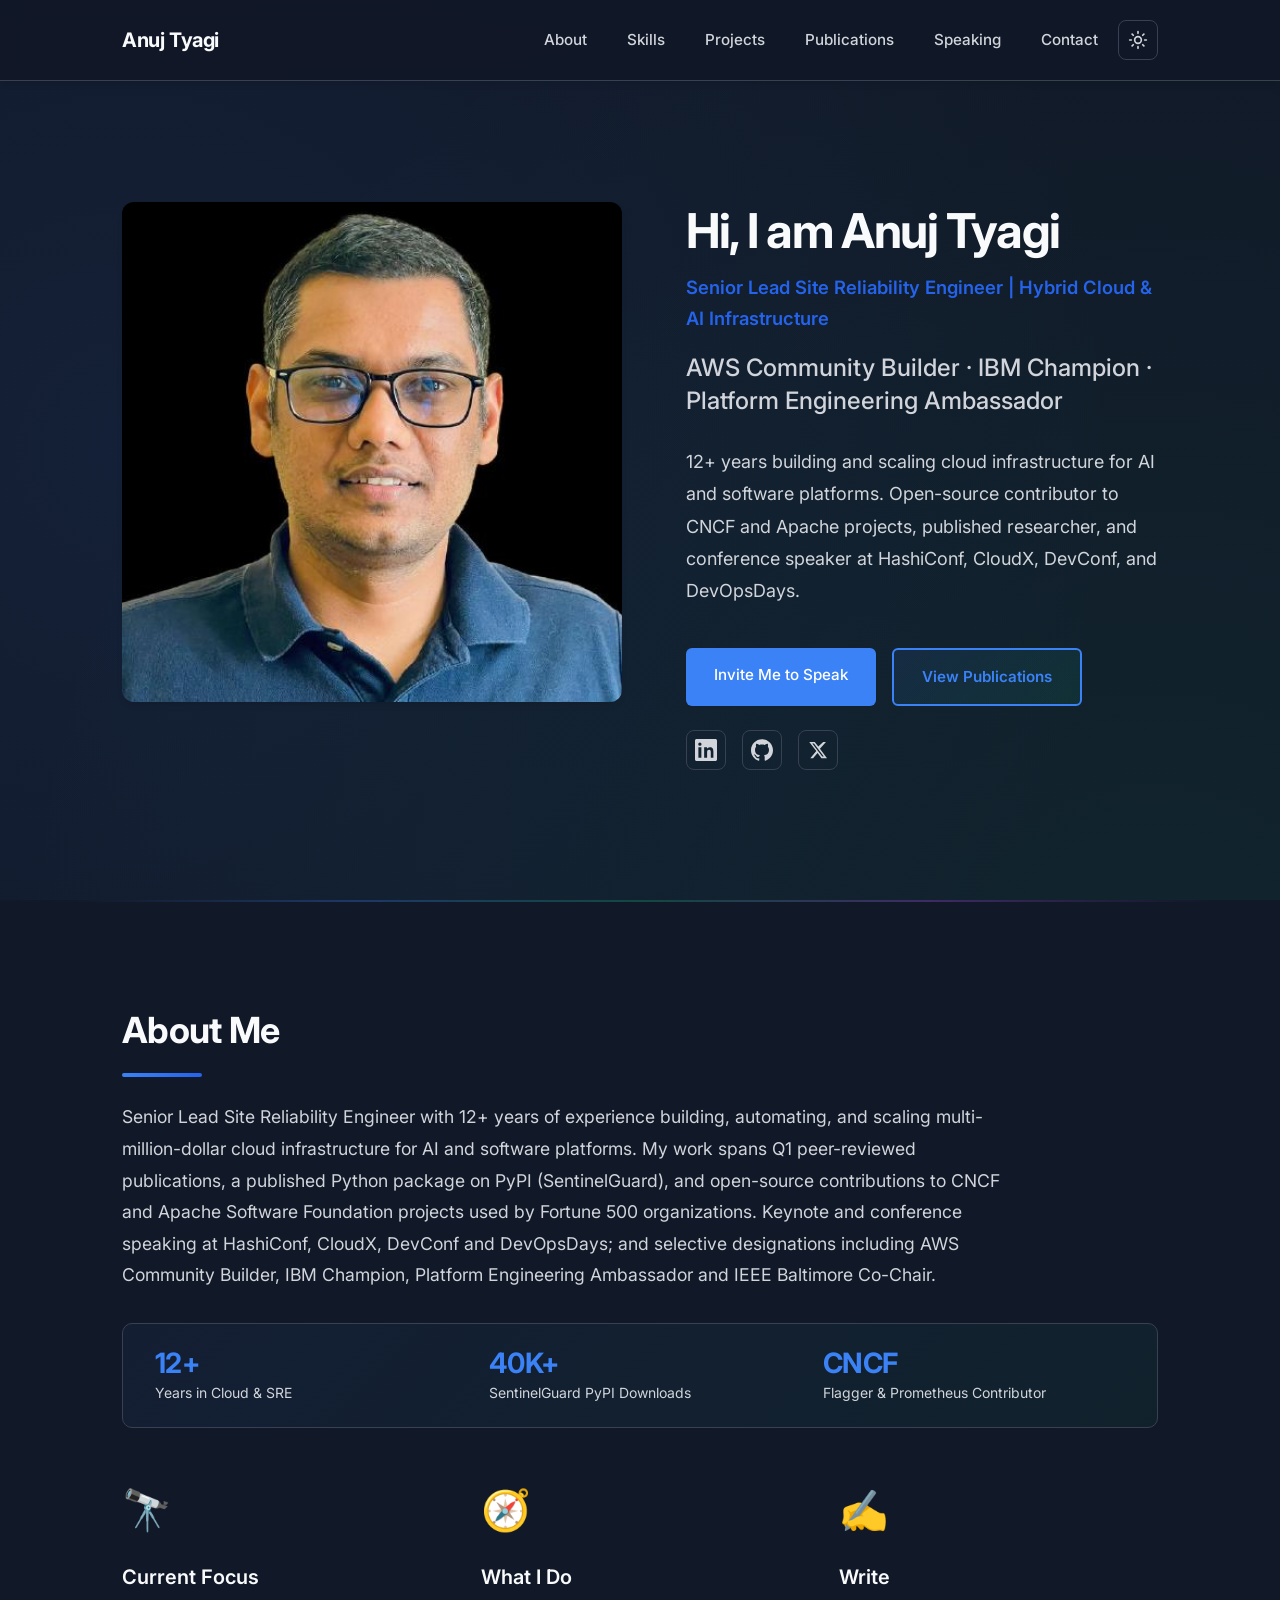
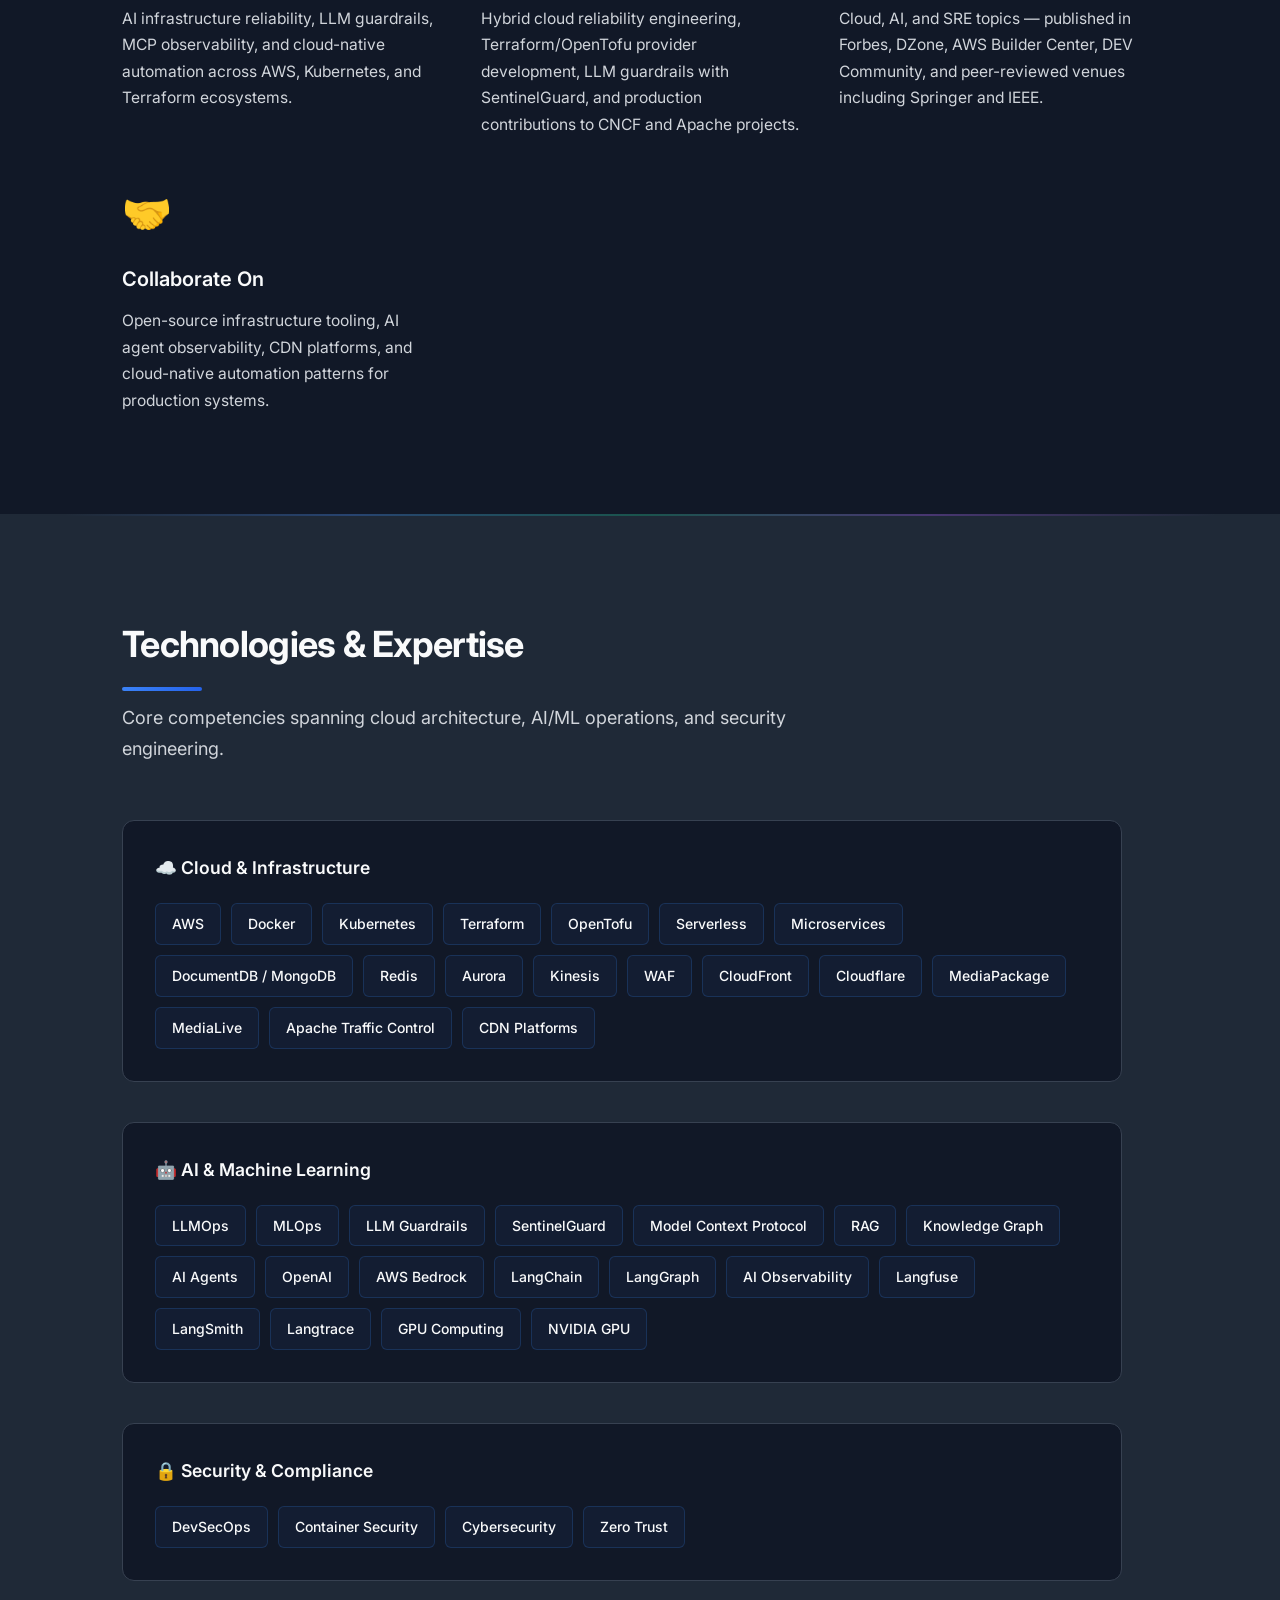
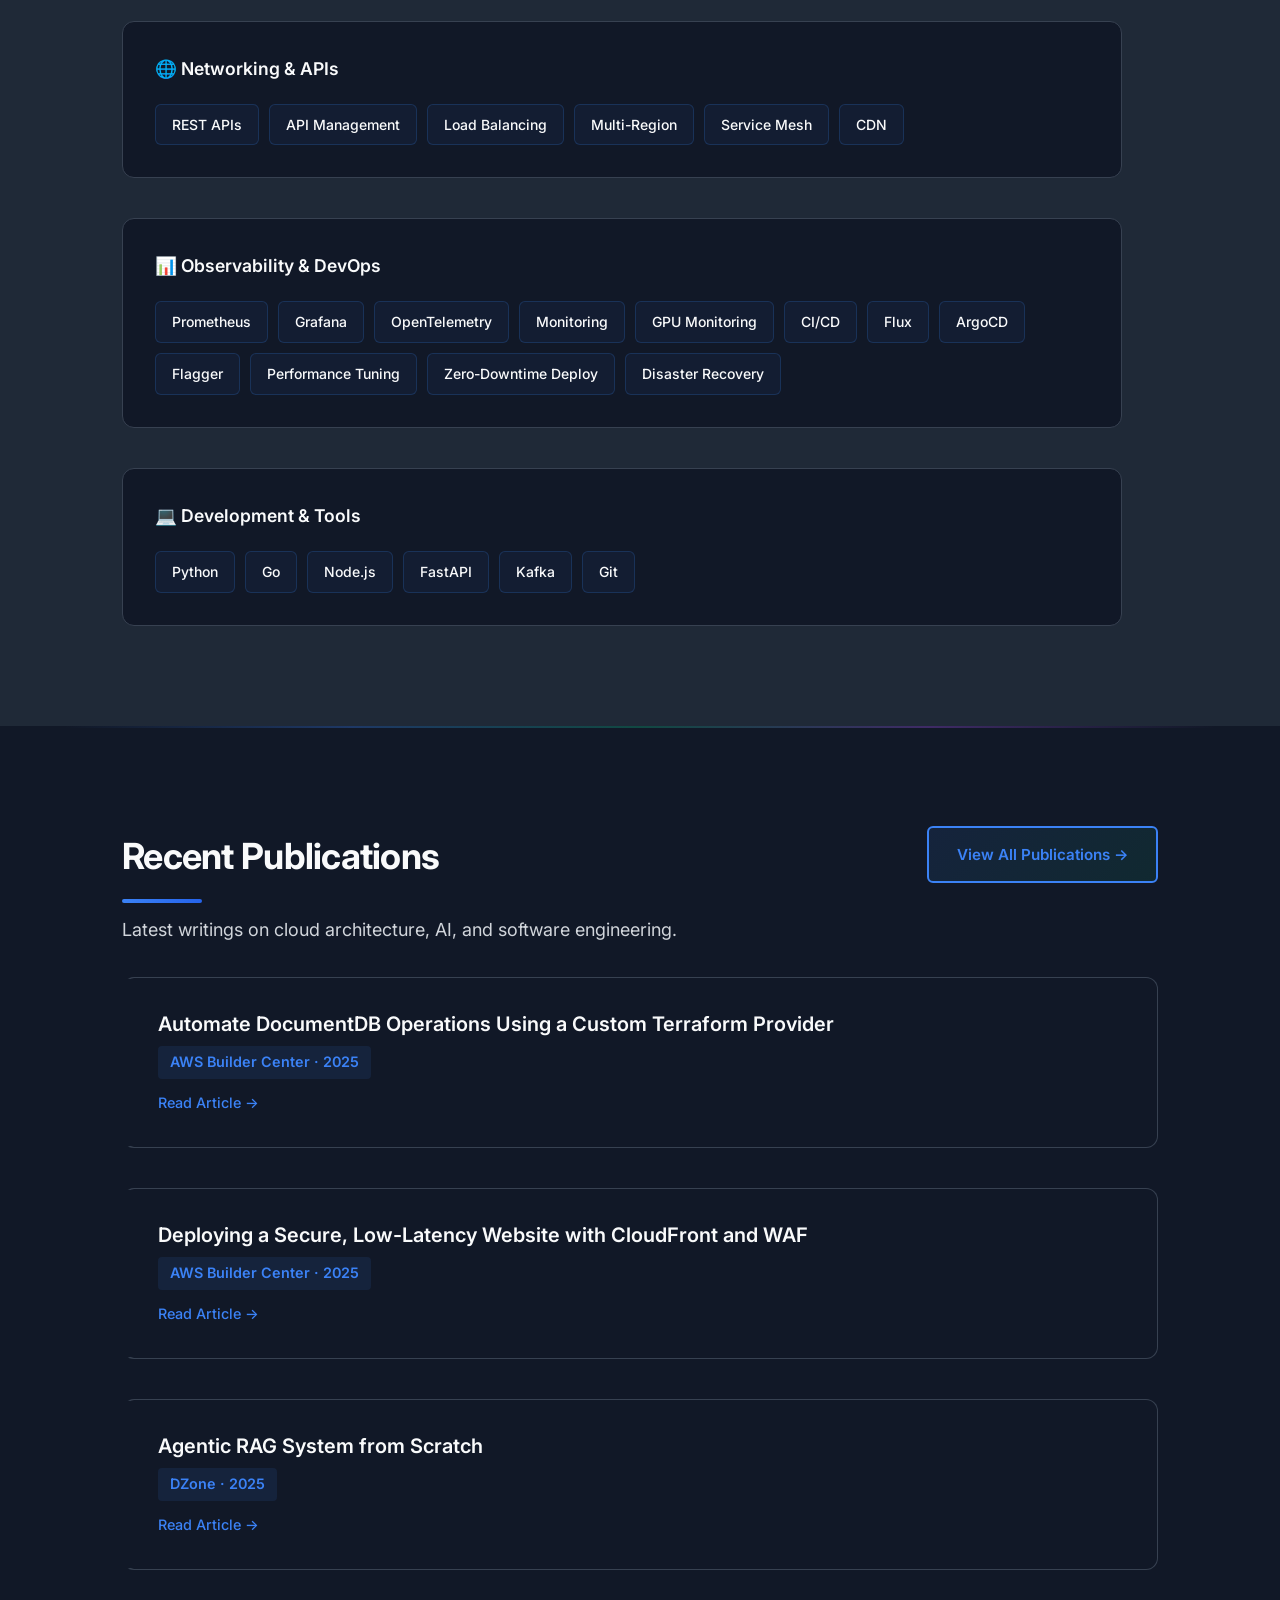
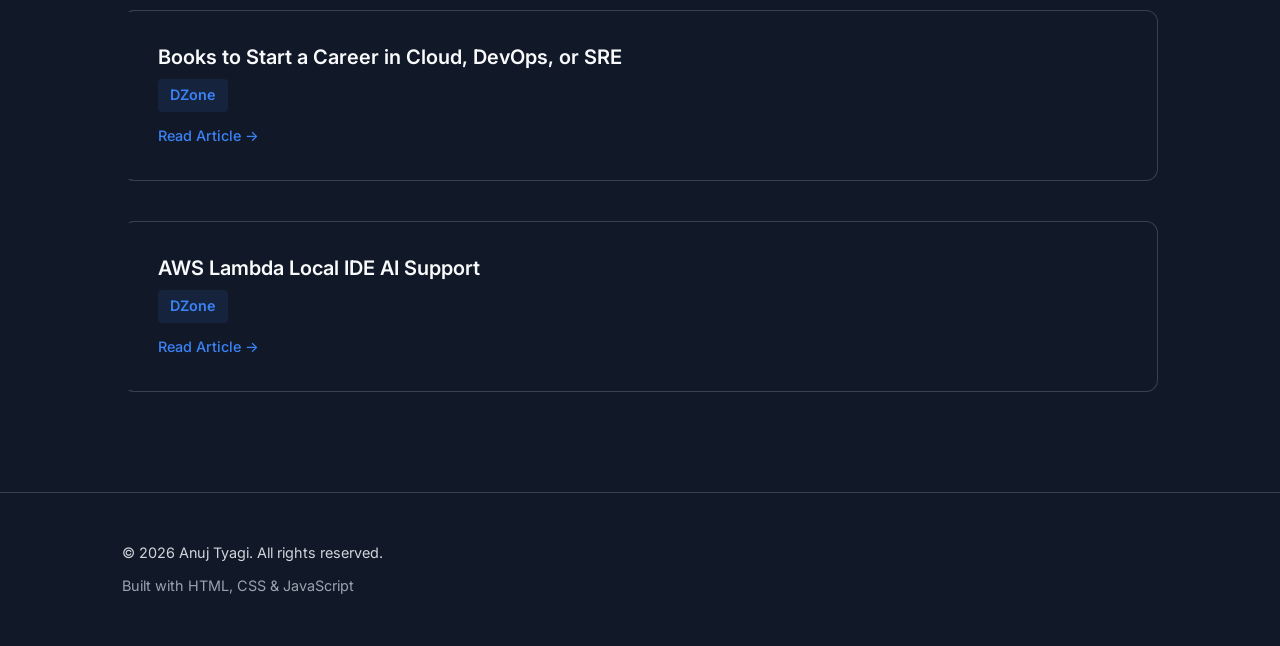
<file: index.html>
<!DOCTYPE html>
<html lang="en">
<head>
    <meta charset="UTF-8">
    <meta name="viewport" content="width=device-width, initial-scale=1.0">
    <meta name="description" content="Anuj Tyagi is a Senior Lead Site Reliability Engineer specializing in Cloud & AI Infrastructure, open-source, and technical speaking.">
    <title>Anuj Tyagi | Senior Lead Site Reliability Engineer – Hybrid Cloud & AI Infrastructure</title>
    <script type="application/ld+json">
    {
        "@context": "https://schema.org",
        "@type": "Person",
        "name": "Anuj Tyagi",
        "jobTitle": "Senior Lead Site Reliability Engineer | Hybrid Cloud & AI Infrastructure",
        "description": "Senior Lead Site Reliability Engineer with 12+ years of experience building and scaling cloud infrastructure for AI and software platforms.",
        "url": "https://tyagian.github.io/anuj-tyagi",
        "sameAs": [
            "https://linkedin.com/in/anujtyagi1",
            "https://github.com/tyagian",
            "https://x.com/sudo_anuj",
            "https://scholar.google.com/citations?user=mi5Wr2IAAAAJ",
            "https://sessionize.com/anuj-tyagi"
        ]
    }
    </script>
    <link rel="preconnect" href="https://fonts.googleapis.com">
    <link rel="preconnect" href="https://fonts.gstatic.com" crossorigin>
    <link href="https://fonts.googleapis.com/css2?family=Inter:wght@400;500;600;700&display=swap" rel="stylesheet">
    <link rel="stylesheet" href="styles.css">
    <script>
        (function () {
            var theme = localStorage.getItem('theme');
            document.documentElement.setAttribute('data-theme', theme === 'light' ? 'light' : 'dark');
        })();
    </script>

</head>
<body>
    <nav class="navbar">
        <div class="container">
            <div class="nav-brand">Anuj Tyagi</div>
            <div class="nav-right">
<ul class="nav-menu" id="navMenu">
                <li><a href="#about">About</a></li>
                <li><a href="#skills">Skills</a></li>
                <li><a href="projects.html">Projects</a></li>
                <li><a href="publications.html">Publications</a></li>
                <li><a href="speaking.html">Speaking</a></li>
                <li><a href="contact.html">Contact</a></li>
            </ul>
                    <button class="theme-toggle" id="themeToggle" type="button" aria-label="Switch to light mode">
                        <svg class="icon-sun" xmlns="http://www.w3.org/2000/svg" width="20" height="20" viewBox="0 0 24 24" fill="none" stroke="currentColor" stroke-width="2" stroke-linecap="round" stroke-linejoin="round" aria-hidden="true"><circle cx="12" cy="12" r="4"></circle><path d="M12 2v2M12 20v2M4.93 4.93l1.41 1.41M17.66 17.66l1.41 1.41M2 12h2M20 12h2M4.93 19.07l1.41-1.41M17.66 6.34l1.41-1.41"></path></svg>
                        <svg class="icon-moon" xmlns="http://www.w3.org/2000/svg" width="20" height="20" viewBox="0 0 24 24" fill="none" stroke="currentColor" stroke-width="2" stroke-linecap="round" stroke-linejoin="round" aria-hidden="true"><path d="M21 14.5A8.5 8.5 0 1 1 9.5 3a7 7 0 0 0 11.5 11.5z"></path></svg>
                    </button>
<button class="nav-toggle" id="navToggle" aria-label="Toggle navigation">
                <span></span>
                <span></span>
                <span></span>
            </button>
            </div>
        </div>
    </nav>

    <section class="hero">
        <div class="container">
            <div class="hero-content">
                <div class="hero-image">
                    <img src="assets/profile.jpg" alt="Anuj Tyagi" id="profileImage">
                </div>
                <div class="hero-text">
                    <h1>Hi, I am <span class="highlight">Anuj Tyagi</span></h1>
                    <div class="gde-credential" style="display: flex; align-items: center; gap: 1rem; margin-bottom: 1rem;">
                        <span style="font-size: 1.15rem; font-weight: 600; color: #2563eb;">Senior Lead Site Reliability Engineer | Hybrid Cloud &amp; AI Infrastructure</span>
                    </div>
                    <h2 class="subtitle">AWS Community Builder · IBM Champion · Platform Engineering Ambassador</h2>
                    <p class="intro">
                        12+ years building and scaling cloud infrastructure for AI and software platforms.
                        Open-source contributor to CNCF and Apache projects, published researcher, and conference speaker
                        at HashiConf, CloudX, DevConf, and DevOpsDays.
                    </p>
                    <div class="hero-buttons">
                        <a href="contact.html" class="btn btn-primary">Invite Me to Speak</a>
                        <a href="publications.html" class="btn btn-secondary">View Publications</a>
                    </div>
                    <div class="social-links">
                        <a href="https://linkedin.com/in/anujtyagi1" target="_blank" rel="noopener noreferrer" class="social-link" aria-label="LinkedIn">
                            <svg xmlns="http://www.w3.org/2000/svg" width="22" height="22" viewBox="0 0 24 24" fill="currentColor"><path d="M20.447 20.452H17.21v-5.569c0-1.328-.024-3.037-1.851-3.037-1.853 0-2.136 1.445-2.136 2.939v5.667H9.988V9h3.1v1.561h.044c.432-.818 1.487-1.681 3.062-1.681 3.274 0 3.878 2.155 3.878 4.959v6.613zM5.337 7.433a1.8 1.8 0 1 1 0-3.6 1.8 1.8 0 0 1 0 3.6zM6.961 20.452H3.711V9h3.25v11.452zM22.225 0H1.771C.792 0 0 .774 0 1.729v20.542C0 23.226.792 24 1.771 24h20.451C23.2 24 24 23.226 24 22.271V1.729C24 .774 23.2 0 22.222 0h.003z"/></svg>
                        </a>
                        <a href="https://github.com/tyagian" target="_blank" rel="noopener noreferrer" class="social-link" aria-label="GitHub">
                            <svg xmlns="http://www.w3.org/2000/svg" width="22" height="22" viewBox="0 0 24 24" fill="currentColor"><path d="M12 .297c-6.63 0-12 5.373-12 12 0 5.303 3.438 9.8 8.205 11.385.6.113.82-.258.82-.577 0-.285-.01-1.04-.015-2.04-3.338.724-4.042-1.61-4.042-1.61C4.422 18.07 3.633 17.7 3.633 17.7c-1.087-.744.084-.729.084-.729 1.205.084 1.838 1.236 1.838 1.236 1.07 1.835 2.809 1.305 3.495.998.108-.776.417-1.305.76-1.605-2.665-.3-5.466-1.332-5.466-5.93 0-1.31.465-2.38 1.235-3.22-.135-.303-.54-1.523.105-3.176 0 0 1.005-.322 3.3 1.23.96-.267 1.98-.399 3-.405 1.02.006 2.04.138 3 .405 2.28-1.552 3.285-1.23 3.285-1.23.645 1.653.24 2.873.12 3.176.765.84 1.23 1.91 1.23 3.22 0 4.61-2.805 5.625-5.475 5.92.42.36.81 1.096.81 2.22 0 1.606-.015 2.896-.015 3.286 0 .315.21.69.825.57C20.565 22.092 24 17.592 24 12.297c0-6.627-5.373-12-12-12"/></svg>
                        </a>
                        <a href="https://x.com/sudo_anuj" target="_blank" rel="noopener noreferrer" class="social-link" aria-label="X (Twitter)">
                            <svg xmlns="http://www.w3.org/2000/svg" width="20" height="20" viewBox="0 0 24 24" fill="currentColor"><path d="M18.244 2.25h3.308l-7.227 8.26 8.502 11.24H16.17l-4.714-6.231-5.401 6.231H2.744l7.227-8.451L1.502 2.25H8.08l4.253 5.622L18.244 2.25zm-1.161 17.52h1.833L7.084 4.126H5.117L17.083 19.77z"/></svg>
                        </a>
                    </div>
                </div>
            </div>
        </div>
    </section>

    <section id="about" class="section about">
        <div class="container">
            <h2 class="section-title">About Me</h2>
            <p class="about-intro">
                Senior Lead Site Reliability Engineer with 12+ years of experience building, automating, and scaling
                multi-million-dollar cloud infrastructure for AI and software platforms. My work spans Q1 peer-reviewed
                publications, a published Python package on PyPI (SentinelGuard), and open-source contributions to CNCF
                and Apache Software Foundation projects used by Fortune 500 organizations. Keynote and conference speaking at
                HashiConf, CloudX, DevConf and DevOpsDays; and selective designations including AWS Community Builder,
                IBM Champion, Platform Engineering Ambassador and IEEE Baltimore Co-Chair.
            </p>
            <div class="stats-bar">
                <div class="stat-block">
                    <span class="stat-number">12+</span>
                    <span class="stat-label">Years in Cloud &amp; SRE</span>
                </div>
                <div class="stat-block">
                    <span class="stat-number">40K+</span>
                    <span class="stat-label">SentinelGuard PyPI Downloads</span>
                </div>
                <div class="stat-block">
                    <span class="stat-number">CNCF</span>
                    <span class="stat-label">Flagger &amp; Prometheus Contributor</span>
                </div>
            </div>
            <div class="characteristics">
                <div class="char-card">
                    <div class="char-icon">🔭</div>
                    <h3>Current Focus</h3>
                    <p>
                        AI infrastructure reliability, LLM guardrails, MCP observability, and cloud-native automation
                        across AWS, Kubernetes, and Terraform ecosystems.
                    </p>
                </div>
                <div class="char-card">
                    <div class="char-icon">🧭</div>
                    <h3>What I Do</h3>
                    <p>
                        Hybrid cloud reliability engineering, Terraform/OpenTofu provider development, LLM guardrails
                        with SentinelGuard, and production contributions to CNCF and Apache projects.
                    </p>
                </div>
                <div class="char-card">
                    <div class="char-icon">✍️</div>
                    <h3>Write</h3>
                    <p>
                        Cloud, AI, and SRE topics — published in Forbes, DZone, AWS Builder Center, DEV Community,
                        and peer-reviewed venues including Springer and IEEE.
                    </p>
                </div>
                <div class="char-card">
                    <div class="char-icon">🤝</div>
                    <h3>Collaborate On</h3>
                    <p>
                        Open-source infrastructure tooling, AI agent observability, CDN platforms, and cloud-native
                        automation patterns for production systems.
                    </p>
                </div>
            </div>
        </div>
    </section>

    <section id="skills" class="section skills">
        <div class="container">
            <h2 class="section-title">Technologies &amp; Expertise</h2>
            <p class="section-subtitle">
                Core competencies spanning cloud architecture, AI/ML operations, and security engineering.
            </p>
            <div class="skills-categories">
                <div class="skill-category">
                    <h3 class="skill-category-title">☁️ Cloud &amp; Infrastructure</h3>
                    <div class="skills-grid">
                        <div class="skill-tag">AWS</div>
                        <div class="skill-tag">Docker</div>
                        <div class="skill-tag">Kubernetes</div>
                        <div class="skill-tag">Terraform</div>
                        <div class="skill-tag">OpenTofu</div>
                        <div class="skill-tag">Serverless</div>
                        <div class="skill-tag">Microservices</div>
                        <div class="skill-tag">DocumentDB / MongoDB</div>
                        <div class="skill-tag">Redis</div>
                        <div class="skill-tag">Aurora</div>
                        <div class="skill-tag">Kinesis</div>
                        <div class="skill-tag">WAF</div>
                        <div class="skill-tag">CloudFront</div>
                        <div class="skill-tag">Cloudflare</div>
                        <div class="skill-tag">MediaPackage</div>
                        <div class="skill-tag">MediaLive</div>
                        <div class="skill-tag">Apache Traffic Control</div>
                        <div class="skill-tag">CDN Platforms</div>
                    </div>
                </div>

                <div class="skill-category">
                    <h3 class="skill-category-title">🤖 AI &amp; Machine Learning</h3>
                    <div class="skills-grid">
                        <div class="skill-tag">LLMOps</div>
                        <div class="skill-tag">MLOps</div>
                        <div class="skill-tag">LLM Guardrails</div>
                        <div class="skill-tag">SentinelGuard</div>
                        <div class="skill-tag">Model Context Protocol</div>
                        <div class="skill-tag">RAG</div>
                        <div class="skill-tag">Knowledge Graph</div>
                        <div class="skill-tag">AI Agents</div>
                        <div class="skill-tag">OpenAI</div>
                        <div class="skill-tag">AWS Bedrock</div>
                        <div class="skill-tag">LangChain</div>
                        <div class="skill-tag">LangGraph</div>
                        <div class="skill-tag">AI Observability</div>
                        <div class="skill-tag">Langfuse</div>
                        <div class="skill-tag">LangSmith</div>
                        <div class="skill-tag">Langtrace</div>
                        <div class="skill-tag">GPU Computing</div>
                        <div class="skill-tag">NVIDIA GPU</div>
                    </div>
                </div>

                <div class="skill-category">
                    <h3 class="skill-category-title">🔒 Security &amp; Compliance</h3>
                    <div class="skills-grid">
                        <div class="skill-tag">DevSecOps</div>
                        <div class="skill-tag">Container Security</div>
                        <div class="skill-tag">Cybersecurity</div>
                        <div class="skill-tag">Zero Trust</div>
                    </div>
                </div>

                <div class="skill-category">
                    <h3 class="skill-category-title">🌐 Networking &amp; APIs</h3>
                    <div class="skills-grid">
                        <div class="skill-tag">REST APIs</div>
                        <div class="skill-tag">API Management</div>
                        <div class="skill-tag">Load Balancing</div>
                        <div class="skill-tag">Multi-Region</div>
                        <div class="skill-tag">Service Mesh</div>
                        <div class="skill-tag">CDN</div>
                    </div>
                </div>

                <div class="skill-category">
                    <h3 class="skill-category-title">📊 Observability &amp; DevOps</h3>
                    <div class="skills-grid">
                        <div class="skill-tag">Prometheus</div>
                        <div class="skill-tag">Grafana</div>
                        <div class="skill-tag">OpenTelemetry</div>
                        <div class="skill-tag">Monitoring</div>
                        <div class="skill-tag">GPU Monitoring</div>
                        <div class="skill-tag">CI/CD</div>
                        <div class="skill-tag">Flux</div>
                        <div class="skill-tag">ArgoCD</div>
                        <div class="skill-tag">Flagger</div>
                        <div class="skill-tag">Performance Tuning</div>
                        <div class="skill-tag">Zero-Downtime Deploy</div>
                        <div class="skill-tag">Disaster Recovery</div>
                    </div>
                </div>

                <div class="skill-category">
                    <h3 class="skill-category-title">💻 Development &amp; Tools</h3>
                    <div class="skills-grid">
                        <div class="skill-tag">Python</div>
                        <div class="skill-tag">Go</div>
                        <div class="skill-tag">Node.js</div>
                        <div class="skill-tag">FastAPI</div>
                        <div class="skill-tag">Kafka</div>
                        <div class="skill-tag">Git</div>
                    </div>
                </div>
            </div>
        </div>
    </section>

    <section id="publications" class="section publications">
        <div class="container">
            <div class="section-header">
                <div>
                    <h2 class="section-title">Recent Publications</h2>
                    <p class="section-subtitle">
                        Latest writings on cloud architecture, AI, and software engineering.
                    </p>
                </div>
                <a href="publications.html" class="btn btn-secondary">View All Publications →</a>
            </div>

            <div class="publications-list">
                <article class="publication-item">
                    <div class="publication-content">
                        <h3 class="publication-title">Automate DocumentDB Operations Using a Custom Terraform Provider</h3>
                        <p class="publication-venue">AWS Builder Center · <span class="pub-date">2025</span></p>
                        <div class="publication-links">
                            <a href="https://builder.aws.com/content/2vhsRbjHTMTMrkchpr0QdHySsdC/automate-documentdb-operations-using-custom-terraform-provider" target="_blank" rel="noopener noreferrer" class="publication-link">Read Article →</a>
                        </div>
                    </div>
                </article>

                <article class="publication-item">
                    <div class="publication-content">
                        <h3 class="publication-title">Deploying a Secure, Low-Latency Website with CloudFront and WAF</h3>
                        <p class="publication-venue">AWS Builder Center · <span class="pub-date">2025</span></p>
                        <div class="publication-links">
                            <a href="https://builder.aws.com/content/2ysKIZubjjEJliPlZg7gqg3vMBY/deploying-a-secure-low-latency-website-with-cloudfront-and-waf" target="_blank" rel="noopener noreferrer" class="publication-link">Read Article →</a>
                        </div>
                    </div>
                </article>

                <article class="publication-item">
                    <div class="publication-content">
                        <h3 class="publication-title">Agentic RAG System from Scratch</h3>
                        <p class="publication-venue">DZone · <span class="pub-date">2025</span></p>
                        <div class="publication-links">
                            <a href="https://dzone.com/articles/agentic-rag-system-from-scratch" target="_blank" rel="noopener noreferrer" class="publication-link">Read Article →</a>
                        </div>
                    </div>
                </article>

                <article class="publication-item">
                    <div class="publication-content">
                        <h3 class="publication-title">Books to Start a Career in Cloud, DevOps, or SRE</h3>
                        <p class="publication-venue">DZone</p>
                        <div class="publication-links">
                            <a href="https://dzone.com/articles/books-to-start-career-in-cloud-devops-or-sre" target="_blank" rel="noopener noreferrer" class="publication-link">Read Article →</a>
                        </div>
                    </div>
                </article>

                <article class="publication-item">
                    <div class="publication-content">
                        <h3 class="publication-title">AWS Lambda Local IDE AI Support</h3>
                        <p class="publication-venue">DZone</p>
                        <div class="publication-links">
                            <a href="https://dzone.com/articles/aws-lambda-local-ide-ai-support" target="_blank" rel="noopener noreferrer" class="publication-link">Read Article →</a>
                        </div>
                    </div>
                </article>
            </div>
        </div>
    </section>

    <footer class="footer">
        <div class="container">
            <p>&copy; 2026 Anuj Tyagi. All rights reserved.</p>
            <p class="footer-note">Built with HTML, CSS &amp; JavaScript</p>
        </div>
    </footer>

    <script src="script.js"></script>
</body>
</html>
</file>
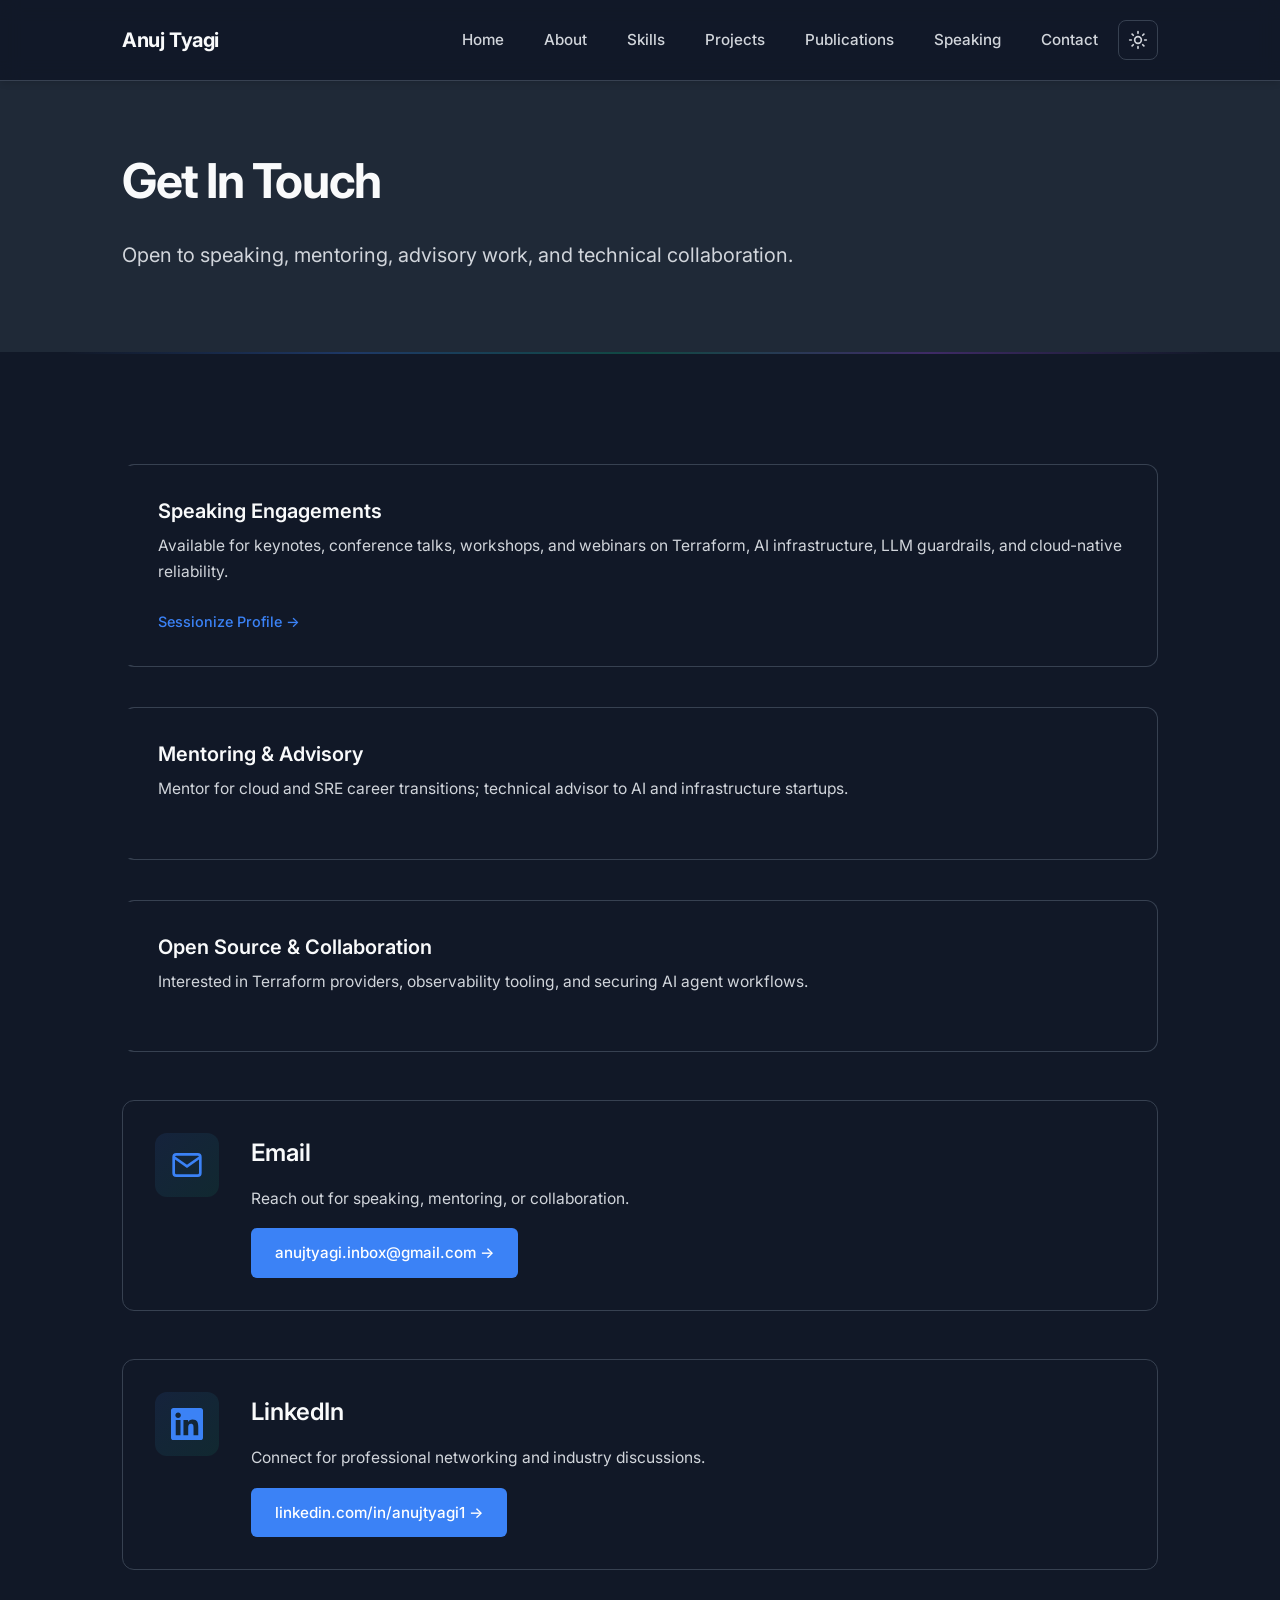
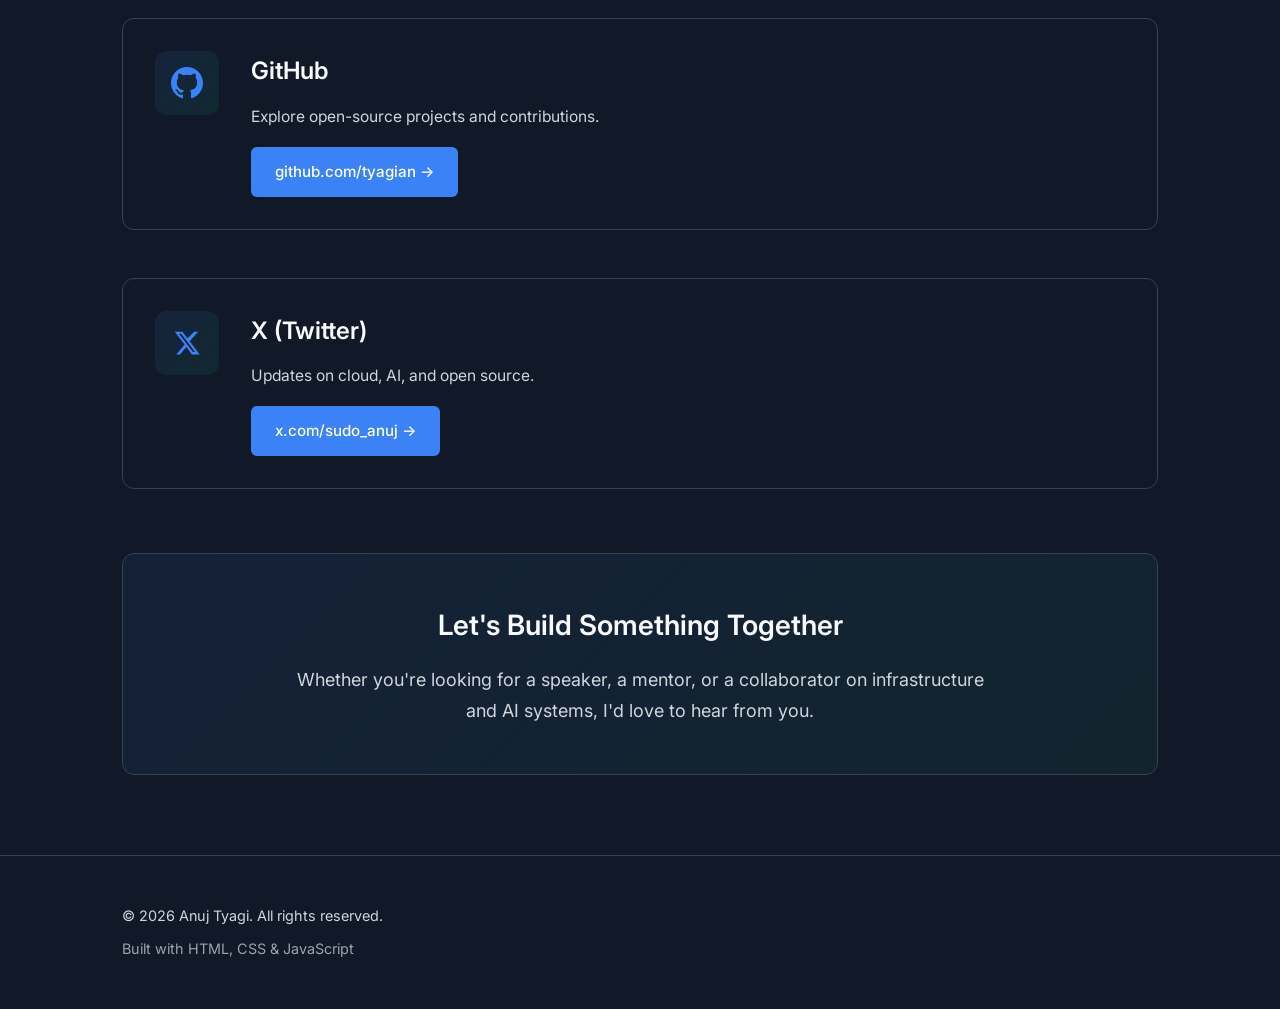
<file: contact.html>
<!DOCTYPE html>
<html lang="en">
<head>
    <meta charset="UTF-8">
    <meta name="viewport" content="width=device-width, initial-scale=1.0">
    <meta name="description" content="Contact Anuj Tyagi — speaking, mentoring, and collaboration.">
    <title>Contact - Anuj Tyagi</title>
    <link rel="preconnect" href="https://fonts.googleapis.com">
    <link rel="preconnect" href="https://fonts.gstatic.com" crossorigin>
    <link href="https://fonts.googleapis.com/css2?family=Inter:wght@400;500;600;700&display=swap" rel="stylesheet">
    <link rel="stylesheet" href="styles.css">
    <script>
        (function () {
            var theme = localStorage.getItem('theme');
            document.documentElement.setAttribute('data-theme', theme === 'light' ? 'light' : 'dark');
        })();
    </script>

</head>
<body>
    <nav class="navbar">
        <div class="container">
            <div class="nav-brand">Anuj Tyagi</div>
            <div class="nav-right">
<ul class="nav-menu" id="navMenu">
                <li><a href="index.html">Home</a></li>
                <li><a href="index.html#about">About</a></li>
                <li><a href="index.html#skills">Skills</a></li>
                <li><a href="projects.html">Projects</a></li>
                <li><a href="publications.html">Publications</a></li>
                <li><a href="speaking.html">Speaking</a></li>
                <li><a href="contact.html">Contact</a></li>
            </ul>
                    <button class="theme-toggle" id="themeToggle" type="button" aria-label="Switch to light mode">
                        <svg class="icon-sun" xmlns="http://www.w3.org/2000/svg" width="20" height="20" viewBox="0 0 24 24" fill="none" stroke="currentColor" stroke-width="2" stroke-linecap="round" stroke-linejoin="round" aria-hidden="true"><circle cx="12" cy="12" r="4"></circle><path d="M12 2v2M12 20v2M4.93 4.93l1.41 1.41M17.66 17.66l1.41 1.41M2 12h2M20 12h2M4.93 19.07l1.41-1.41M17.66 6.34l1.41-1.41"></path></svg>
                        <svg class="icon-moon" xmlns="http://www.w3.org/2000/svg" width="20" height="20" viewBox="0 0 24 24" fill="none" stroke="currentColor" stroke-width="2" stroke-linecap="round" stroke-linejoin="round" aria-hidden="true"><path d="M21 14.5A8.5 8.5 0 1 1 9.5 3a7 7 0 0 0 11.5 11.5z"></path></svg>
                    </button>
<button class="nav-toggle" id="navToggle" aria-label="Toggle navigation">
                <span></span>
                <span></span>
                <span></span>
            </button>
            </div>
        </div>
    </nav>

    <section class="page-header">
        <div class="container">
            <h1>Get In Touch</h1>
            <p class="page-subtitle">Open to speaking, mentoring, advisory work, and technical collaboration.</p>
        </div>
    </section>

    <section class="section contact-page">
        <div class="container">
            <div class="publications-list" style="margin-bottom: 3rem;">
                <article class="publication-item">
                    <div class="publication-content">
                        <h3 class="publication-title">Speaking Engagements</h3>
                        <p class="publication-description">
                            Available for keynotes, conference talks, workshops, and webinars on Terraform, AI infrastructure,
                            LLM guardrails, and cloud-native reliability.
                        </p>
                        <div class="publication-links">
                            <a href="https://sessionize.com/anuj-tyagi" target="_blank" rel="noopener noreferrer" class="publication-link">Sessionize Profile →</a>
                        </div>
                    </div>
                </article>
                <article class="publication-item">
                    <div class="publication-content">
                        <h3 class="publication-title">Mentoring &amp; Advisory</h3>
                        <p class="publication-description">
                            Mentor for cloud and SRE career transitions; technical advisor to AI and infrastructure startups.
                        </p>
                    </div>
                </article>
                <article class="publication-item">
                    <div class="publication-content">
                        <h3 class="publication-title">Open Source &amp; Collaboration</h3>
                        <p class="publication-description">
                            Interested in Terraform providers, observability tooling, and securing AI agent workflows.
                        </p>
                    </div>
                </article>
            </div>

            <div class="contact-methods">
                <article class="contact-method-item">
                    <div class="contact-icon">
                        <svg width="32" height="32" viewBox="0 0 24 24" fill="none" stroke="currentColor" stroke-width="2">
                            <path d="M4 4h16c1.1 0 2 .9 2 2v12c0 1.1-.9 2-2 2H4c-1.1 0-2-.9-2-2V6c0-1.1.9-2 2-2z"></path>
                            <polyline points="22,6 12,13 2,6"></polyline>
                        </svg>
                    </div>
                    <div class="contact-method-content">
                        <h3>Email</h3>
                        <p class="contact-detail">Reach out for speaking, mentoring, or collaboration.</p>
                        <a href="mailto:anujtyagi.inbox@gmail.com" class="contact-link-btn">anujtyagi.inbox@gmail.com →</a>
                    </div>
                </article>

                <article class="contact-method-item">
                    <div class="contact-icon">
                        <svg width="32" height="32" viewBox="0 0 24 24" fill="currentColor">
                            <path d="M20.447 20.452h-3.554v-5.569c0-1.328-.027-3.037-1.852-3.037-1.853 0-2.136 1.445-2.136 2.939v5.667H9.351V9h3.414v1.561h.046c.477-.9 1.637-1.85 3.37-1.85 3.601 0 4.267 2.37 4.267 5.455v6.286zM5.337 7.433c-1.144 0-2.063-.926-2.063-2.065 0-1.138.92-2.063 2.063-2.063 1.14 0 2.064.925 2.064 2.063 0 1.139-.925 2.065-2.064 2.065zm1.782 13.019H3.555V9h3.564v11.452zM22.225 0H1.771C.792 0 0 .774 0 1.729v20.542C0 23.227.792 24 1.771 24h20.451C23.2 24 24 23.227 24 22.271V1.729C24 .774 23.2 0 22.222 0h.003z"/>
                        </svg>
                    </div>
                    <div class="contact-method-content">
                        <h3>LinkedIn</h3>
                        <p class="contact-detail">Connect for professional networking and industry discussions.</p>
                        <a href="https://www.linkedin.com/in/anujtyagi1/" target="_blank" rel="noopener noreferrer" class="contact-link-btn">linkedin.com/in/anujtyagi1 →</a>
                    </div>
                </article>

                <article class="contact-method-item">
                    <div class="contact-icon">
                        <svg width="32" height="32" viewBox="0 0 24 24" fill="currentColor">
                            <path d="M12 0c-6.626 0-12 5.373-12 12 0 5.302 3.438 9.8 8.207 11.387.599.111.793-.261.793-.577v-2.234c-3.338.726-4.033-1.416-4.033-1.416-.546-1.387-1.333-1.756-1.333-1.756-1.089-.745.083-.729.083-.729 1.205.084 1.839 1.237 1.839 1.237 1.07 1.834 2.807 1.304 3.492.997.107-.775.418-1.305.762-1.604-2.665-.305-5.467-1.334-5.467-5.931 0-1.311.469-2.381 1.236-3.221-.124-.303-.535-1.524.117-3.176 0 0 1.008-.322 3.301 1.23.957-.266 1.983-.399 3.003-.404 1.02.005 2.047.138 3.006.404 2.291-1.552 3.297-1.23 3.297-1.23.653 1.653.242 2.874.118 3.176.77.84 1.235 1.911 1.235 3.221 0 4.609-2.807 5.624-5.479 5.921.43.372.823 1.102.823 2.222v3.293c0 .319.192.694.801.576 4.765-1.589 8.199-6.086 8.199-11.386 0-6.627-5.373-12-12-12z"/>
                        </svg>
                    </div>
                    <div class="contact-method-content">
                        <h3>GitHub</h3>
                        <p class="contact-detail">Explore open-source projects and contributions.</p>
                        <a href="https://github.com/tyagian" target="_blank" rel="noopener noreferrer" class="contact-link-btn">github.com/tyagian →</a>
                    </div>
                </article>

                <article class="contact-method-item">
                    <div class="contact-icon">
                        <svg width="28" height="28" viewBox="0 0 24 24" fill="currentColor">
                            <path d="M18.244 2.25h3.308l-7.227 8.26 8.502 11.24H16.17l-4.714-6.231-5.401 6.231H2.744l7.227-8.451L1.502 2.25H8.08l4.253 5.622L18.244 2.25zm-1.161 17.52h1.833L7.084 4.126H5.117L17.083 19.77z"/>
                        </svg>
                    </div>
                    <div class="contact-method-content">
                        <h3>X (Twitter)</h3>
                        <p class="contact-detail">Updates on cloud, AI, and open source.</p>
                        <a href="https://x.com/sudo_anuj" target="_blank" rel="noopener noreferrer" class="contact-link-btn">x.com/sudo_anuj →</a>
                    </div>
                </article>
            </div>

            <div class="contact-footer">
                <h3>Let's Build Something Together</h3>
                <p>
                    Whether you're looking for a speaker, a mentor, or a collaborator on infrastructure and AI systems,
                    I'd love to hear from you.
                </p>
            </div>
        </div>
    </section>

    <footer class="footer">
        <div class="container">
            <p>&copy; 2026 Anuj Tyagi. All rights reserved.</p>
            <p class="footer-note">Built with HTML, CSS &amp; JavaScript</p>
        </div>
    </footer>

    <script src="script.js"></script>
</body>
</html>
</file>
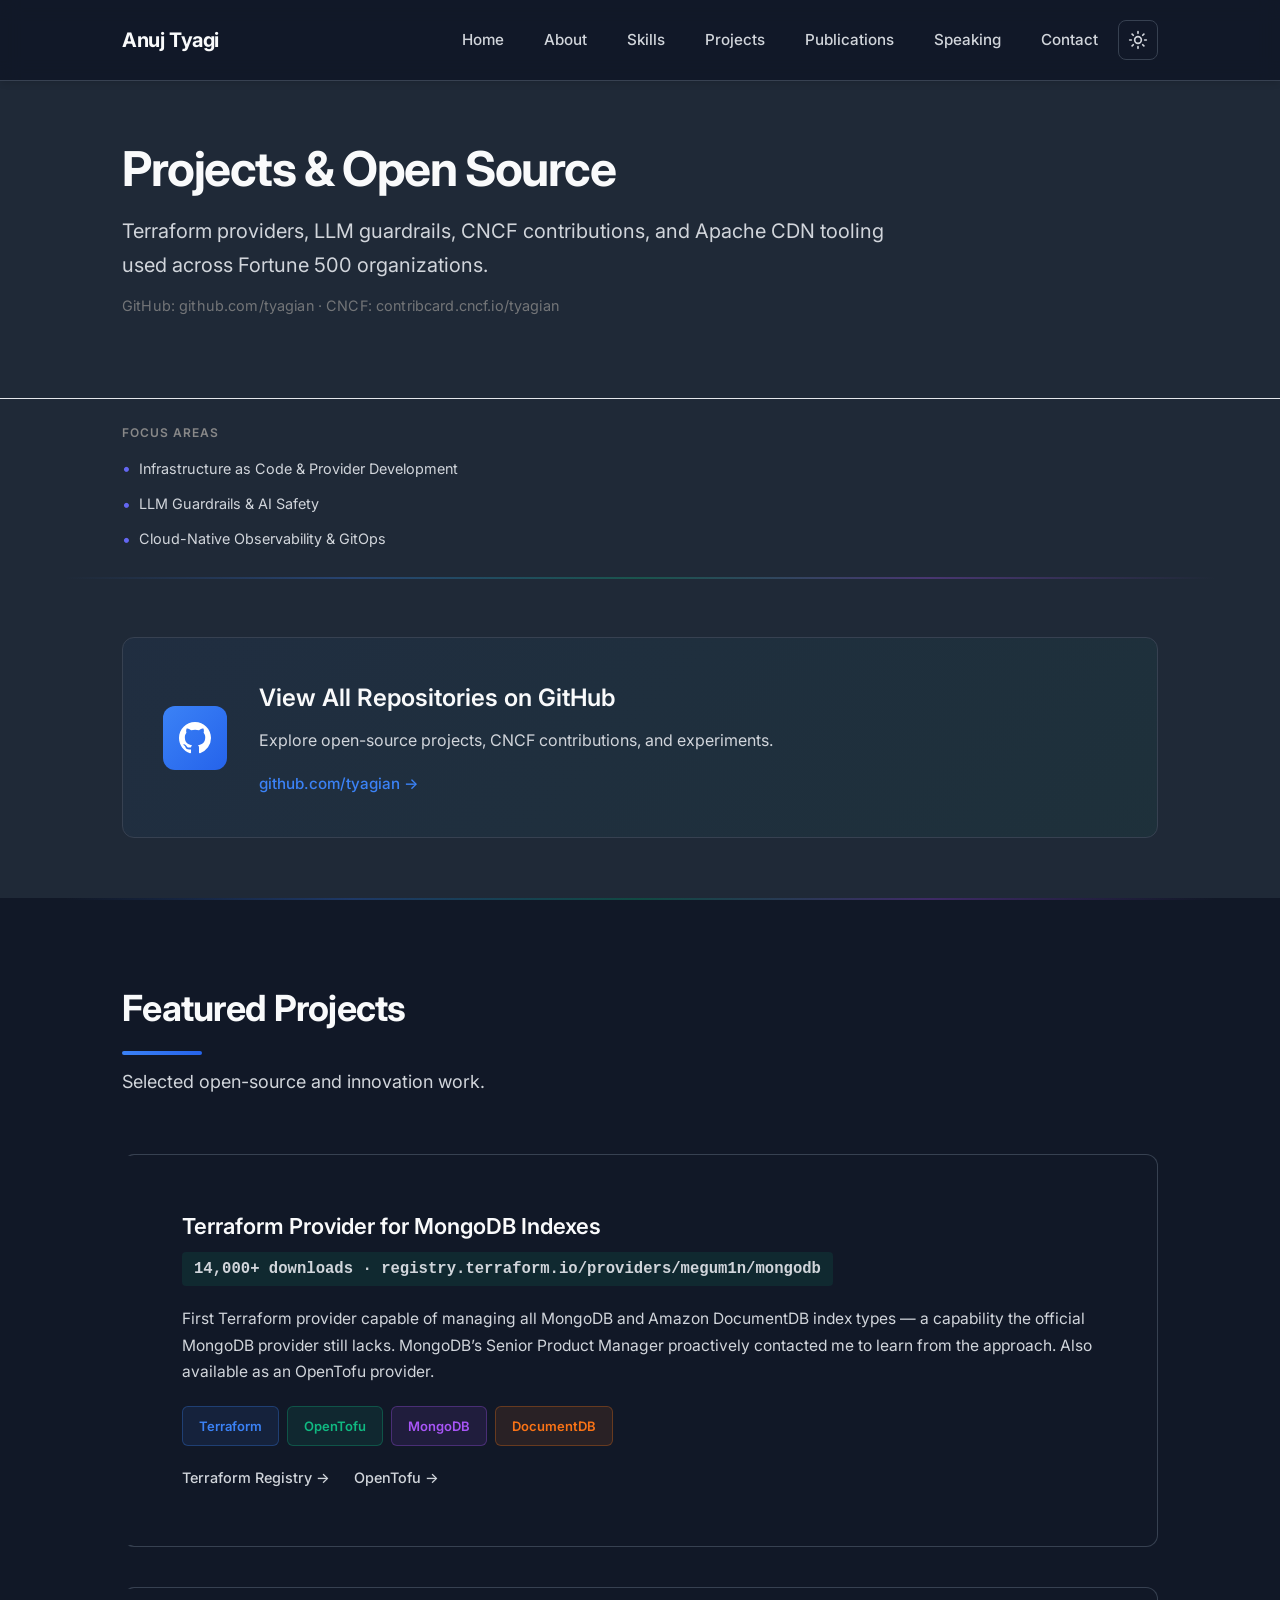
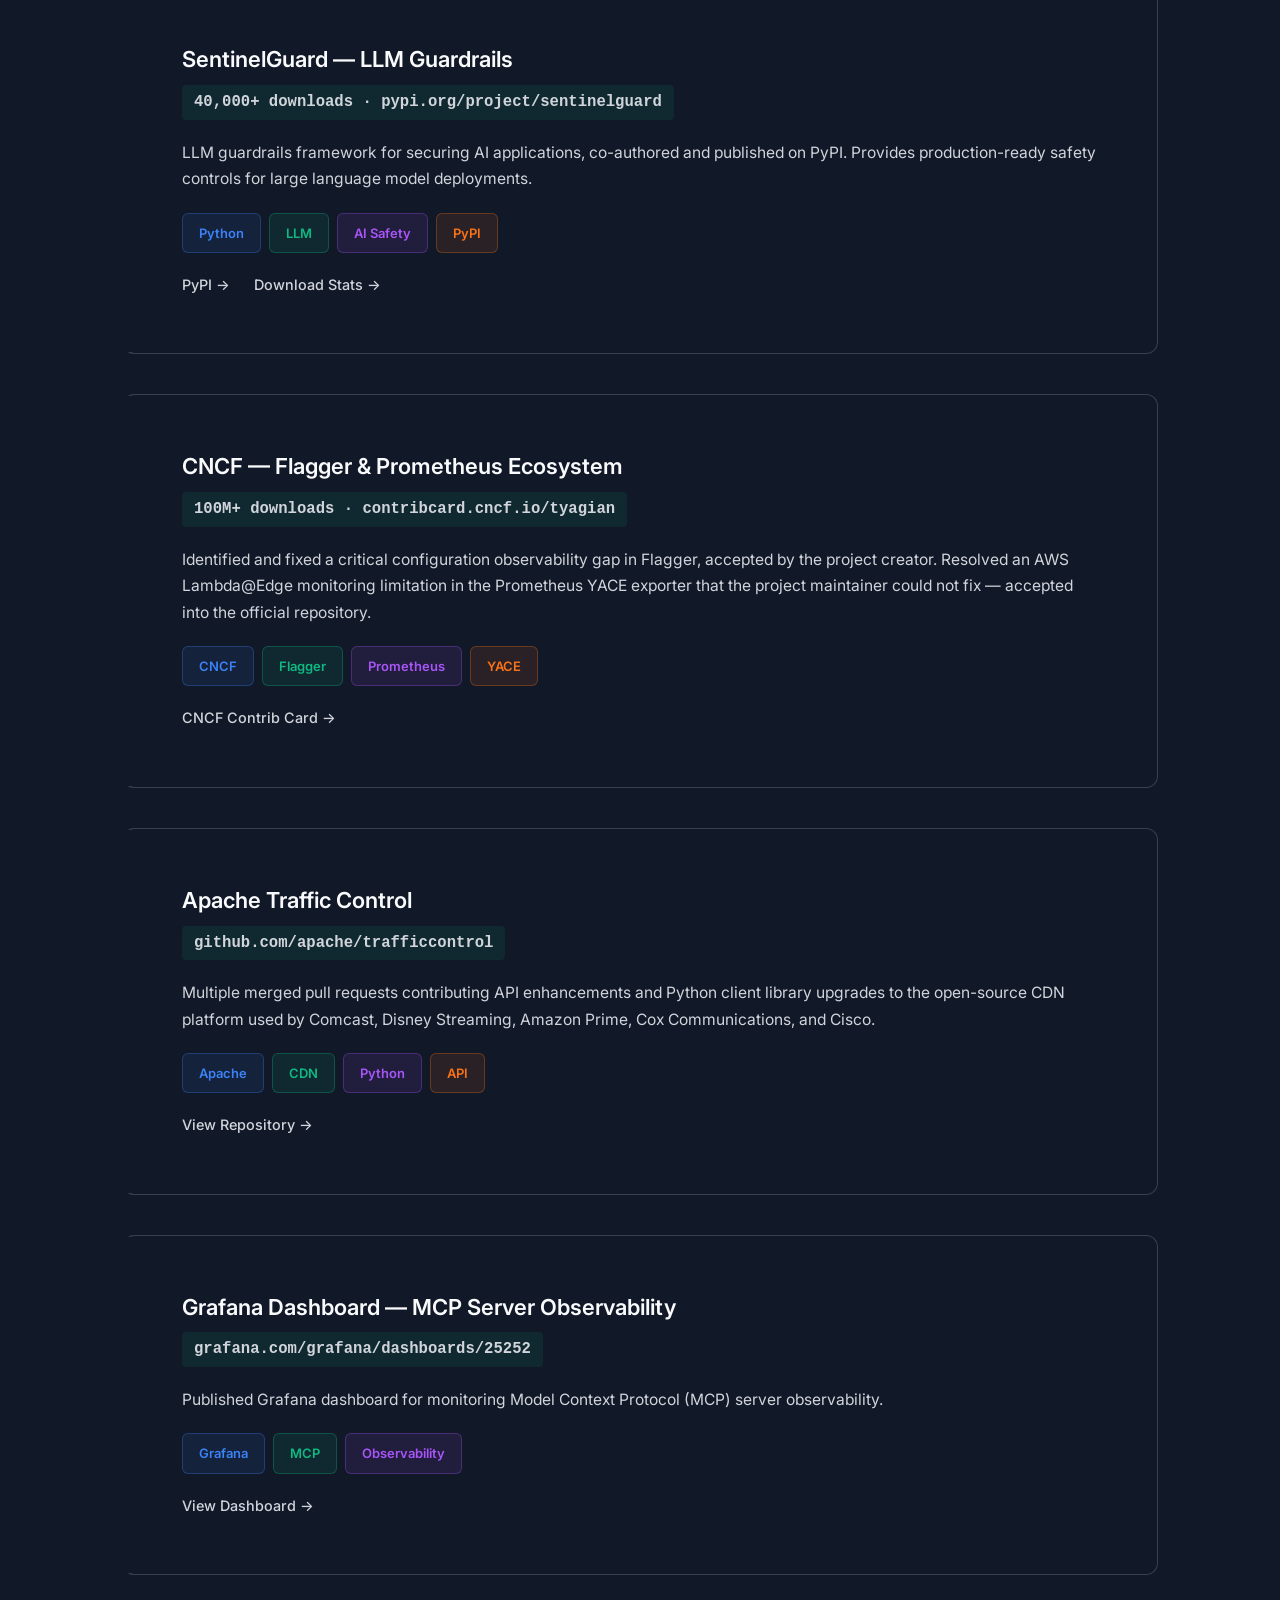
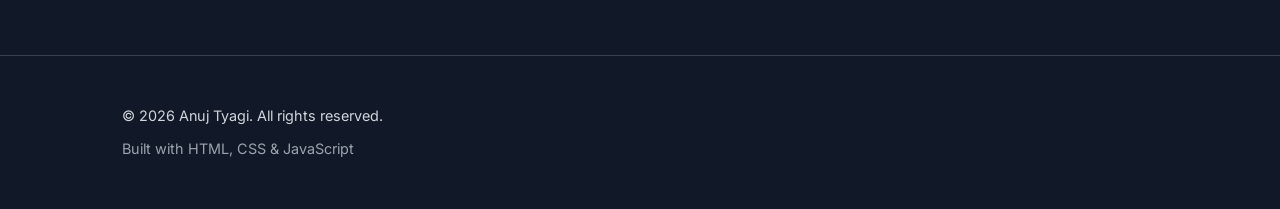
<file: projects.html>
<!DOCTYPE html>
<html lang="en">
<head>
    <meta charset="UTF-8">
    <meta name="viewport" content="width=device-width, initial-scale=1.0">
    <meta name="description" content="Open-source projects and innovation by Anuj Tyagi — Terraform providers, SentinelGuard, CNCF, and Apache contributions.">
    <title>Projects - Anuj Tyagi | Senior Lead Site Reliability Engineer</title>
    <link rel="preconnect" href="https://fonts.googleapis.com">
    <link rel="preconnect" href="https://fonts.gstatic.com" crossorigin>
    <link href="https://fonts.googleapis.com/css2?family=Inter:wght@400;500;600;700&display=swap" rel="stylesheet">
    <link rel="stylesheet" href="styles.css">
    <script>
        (function () {
            var theme = localStorage.getItem('theme');
            document.documentElement.setAttribute('data-theme', theme === 'light' ? 'light' : 'dark');
        })();
    </script>

</head>
<body>
    <nav class="navbar">
        <div class="container">
            <div class="nav-brand">Anuj Tyagi</div>
            <div class="nav-right">
<ul class="nav-menu" id="navMenu">
                <li><a href="index.html">Home</a></li>
                <li><a href="index.html#about">About</a></li>
                <li><a href="index.html#skills">Skills</a></li>
                <li><a href="projects.html">Projects</a></li>
                <li><a href="publications.html">Publications</a></li>
                <li><a href="speaking.html">Speaking</a></li>
                <li><a href="contact.html">Contact</a></li>
            </ul>
                    <button class="theme-toggle" id="themeToggle" type="button" aria-label="Switch to light mode">
                        <svg class="icon-sun" xmlns="http://www.w3.org/2000/svg" width="20" height="20" viewBox="0 0 24 24" fill="none" stroke="currentColor" stroke-width="2" stroke-linecap="round" stroke-linejoin="round" aria-hidden="true"><circle cx="12" cy="12" r="4"></circle><path d="M12 2v2M12 20v2M4.93 4.93l1.41 1.41M17.66 17.66l1.41 1.41M2 12h2M20 12h2M4.93 19.07l1.41-1.41M17.66 6.34l1.41-1.41"></path></svg>
                        <svg class="icon-moon" xmlns="http://www.w3.org/2000/svg" width="20" height="20" viewBox="0 0 24 24" fill="none" stroke="currentColor" stroke-width="2" stroke-linecap="round" stroke-linejoin="round" aria-hidden="true"><path d="M21 14.5A8.5 8.5 0 1 1 9.5 3a7 7 0 0 0 11.5 11.5z"></path></svg>
                    </button>
<button class="nav-toggle" id="navToggle" aria-label="Toggle navigation">
                <span></span>
                <span></span>
                <span></span>
            </button>
            </div>
        </div>
    </nav>

    <section class="page-header">
        <div class="container">
            <h1 class="hero-headline">Projects &amp; Open Source</h1>
            <p class="hero-subheadline">Terraform providers, LLM guardrails, CNCF contributions, and Apache CDN tooling used across Fortune 500 organizations.</p>
            <p class="hero-authority">GitHub: github.com/tyagian · CNCF: contribcard.cncf.io/tyagian</p>
        </div>
    </section>

    <section class="focus-areas-strip">
        <div class="container">
            <p class="focus-areas-label">Focus Areas</p>
            <ul class="focus-areas-list">
                <li>Infrastructure as Code &amp; Provider Development</li>
                <li>LLM Guardrails &amp; AI Safety</li>
                <li>Cloud-Native Observability &amp; GitOps</li>
            </ul>
        </div>
    </section>

    <section class="section github-section">
        <div class="container">
            <div class="github-link-card">
                <div class="github-icon">
                    <svg height="32" width="32" viewBox="0 0 16 16" fill="currentColor">
                        <path d="M8 0C3.58 0 0 3.58 0 8c0 3.54 2.29 6.53 5.47 7.59.4.07.55-.17.55-.38 0-.19-.01-.82-.01-1.49-2.01.37-2.53-.49-2.69-.94-.09-.23-.48-.94-.82-1.13-.28-.15-.68-.52-.01-.53.63-.01 1.08.58 1.23.82.72 1.21 1.87.87 2.33.66.07-.52.28-.87.51-1.07-1.78-.2-3.64-.89-3.64-3.95 0-.87.31-1.59.82-2.15-.08-.2-.36-1.02.08-2.12 0 0 .67-.21 2.2.82.64-.18 1.32-.27 2-.27.68 0 1.36.09 2 .27 1.53-1.04 2.2-.82 2.2-.82.44 1.1.16 1.92.08 2.12.51.56.82 1.27.82 2.15 0 3.07-1.87 3.75-3.65 3.95.29.25.54.73.54 1.48 0 1.07-.01 1.93-.01 2.2 0 .21.15.46.55.38A8.013 8.013 0 0016 8c0-4.42-3.58-8-8-8z"></path>
                    </svg>
                </div>
                <div class="github-content">
                    <h3>View All Repositories on GitHub</h3>
                    <p>Explore open-source projects, CNCF contributions, and experiments.</p>
                    <a href="https://github.com/tyagian?tab=repositories" target="_blank" rel="noopener noreferrer" class="github-btn">
                        github.com/tyagian →
                    </a>
                </div>
            </div>
        </div>
    </section>

    <section class="section projects-page">
        <div class="container">
            <h2 class="section-title">Featured Projects</h2>
            <p class="section-subtitle">Selected open-source and innovation work.</p>

            <div class="projects-list">
                <article class="project-item">
                    <div class="project-content">
                        <h3 class="project-title">Terraform Provider for MongoDB Indexes</h3>
                        <p class="project-repo">14,000+ downloads · registry.terraform.io/providers/megum1n/mongodb</p>
                        <p class="project-description">
                            First Terraform provider capable of managing all MongoDB and Amazon DocumentDB index types —
                            a capability the official MongoDB provider still lacks. MongoDB’s Senior Product Manager
                            proactively contacted me to learn from the approach. Also available as an OpenTofu provider.
                        </p>
                        <div class="project-tags">
                            <span>Terraform</span>
                            <span>OpenTofu</span>
                            <span>MongoDB</span>
                            <span>DocumentDB</span>
                        </div>
                        <div class="project-links">
                            <a href="https://registry.terraform.io/providers/megum1n/mongodb" target="_blank" rel="noopener noreferrer" class="project-link">Terraform Registry →</a>
                            <a href="https://search.opentofu.org/provider/megum1n/mongodb" target="_blank" rel="noopener noreferrer" class="project-link">OpenTofu →</a>
                        </div>
                    </div>
                </article>

                <article class="project-item">
                    <div class="project-content">
                        <h3 class="project-title">SentinelGuard — LLM Guardrails</h3>
                        <p class="project-repo">40,000+ downloads · pypi.org/project/sentinelguard</p>
                        <p class="project-description">
                            LLM guardrails framework for securing AI applications, co-authored and published on PyPI.
                            Provides production-ready safety controls for large language model deployments.
                        </p>
                        <div class="project-tags">
                            <span>Python</span>
                            <span>LLM</span>
                            <span>AI Safety</span>
                            <span>PyPI</span>
                        </div>
                        <div class="project-links">
                            <a href="https://pypi.org/project/sentinelguard" target="_blank" rel="noopener noreferrer" class="project-link">PyPI →</a>
                            <a href="https://pypistats.org/packages/sentinelguard" target="_blank" rel="noopener noreferrer" class="project-link">Download Stats →</a>
                        </div>
                    </div>
                </article>

                <article class="project-item">
                    <div class="project-content">
                        <h3 class="project-title">CNCF — Flagger &amp; Prometheus Ecosystem</h3>
                        <p class="project-repo">100M+ downloads · contribcard.cncf.io/tyagian</p>
                        <p class="project-description">
                            Identified and fixed a critical configuration observability gap in Flagger, accepted by the
                            project creator. Resolved an AWS Lambda@Edge monitoring limitation in the Prometheus YACE
                            exporter that the project maintainer could not fix — accepted into the official repository.
                        </p>
                        <div class="project-tags">
                            <span>CNCF</span>
                            <span>Flagger</span>
                            <span>Prometheus</span>
                            <span>YACE</span>
                        </div>
                        <div class="project-links">
                            <a href="https://contribcard.cncf.io/tyagian" target="_blank" rel="noopener noreferrer" class="project-link">CNCF Contrib Card →</a>
                        </div>
                    </div>
                </article>

                <article class="project-item">
                    <div class="project-content">
                        <h3 class="project-title">Apache Traffic Control</h3>
                        <p class="project-repo">github.com/apache/trafficcontrol</p>
                        <p class="project-description">
                            Multiple merged pull requests contributing API enhancements and Python client library upgrades
                            to the open-source CDN platform used by Comcast, Disney Streaming, Amazon Prime,
                            Cox Communications, and Cisco.
                        </p>
                        <div class="project-tags">
                            <span>Apache</span>
                            <span>CDN</span>
                            <span>Python</span>
                            <span>API</span>
                        </div>
                        <div class="project-links">
                            <a href="https://github.com/apache/trafficcontrol" target="_blank" rel="noopener noreferrer" class="project-link">View Repository →</a>
                        </div>
                    </div>
                </article>

                <article class="project-item">
                    <div class="project-content">
                        <h3 class="project-title">Grafana Dashboard — MCP Server Observability</h3>
                        <p class="project-repo">grafana.com/grafana/dashboards/25252</p>
                        <p class="project-description">
                            Published Grafana dashboard for monitoring Model Context Protocol (MCP) server observability.
                        </p>
                        <div class="project-tags">
                            <span>Grafana</span>
                            <span>MCP</span>
                            <span>Observability</span>
                        </div>
                        <div class="project-links">
                            <a href="https://grafana.com/grafana/dashboards/25252" target="_blank" rel="noopener noreferrer" class="project-link">View Dashboard →</a>
                        </div>
                    </div>
                </article>
            </div>
        </div>
    </section>

    <footer class="footer">
        <div class="container">
            <p>&copy; 2026 Anuj Tyagi. All rights reserved.</p>
            <p class="footer-note">Built with HTML, CSS &amp; JavaScript</p>
        </div>
    </footer>

    <script src="script.js"></script>
</body>
</html>
</file>
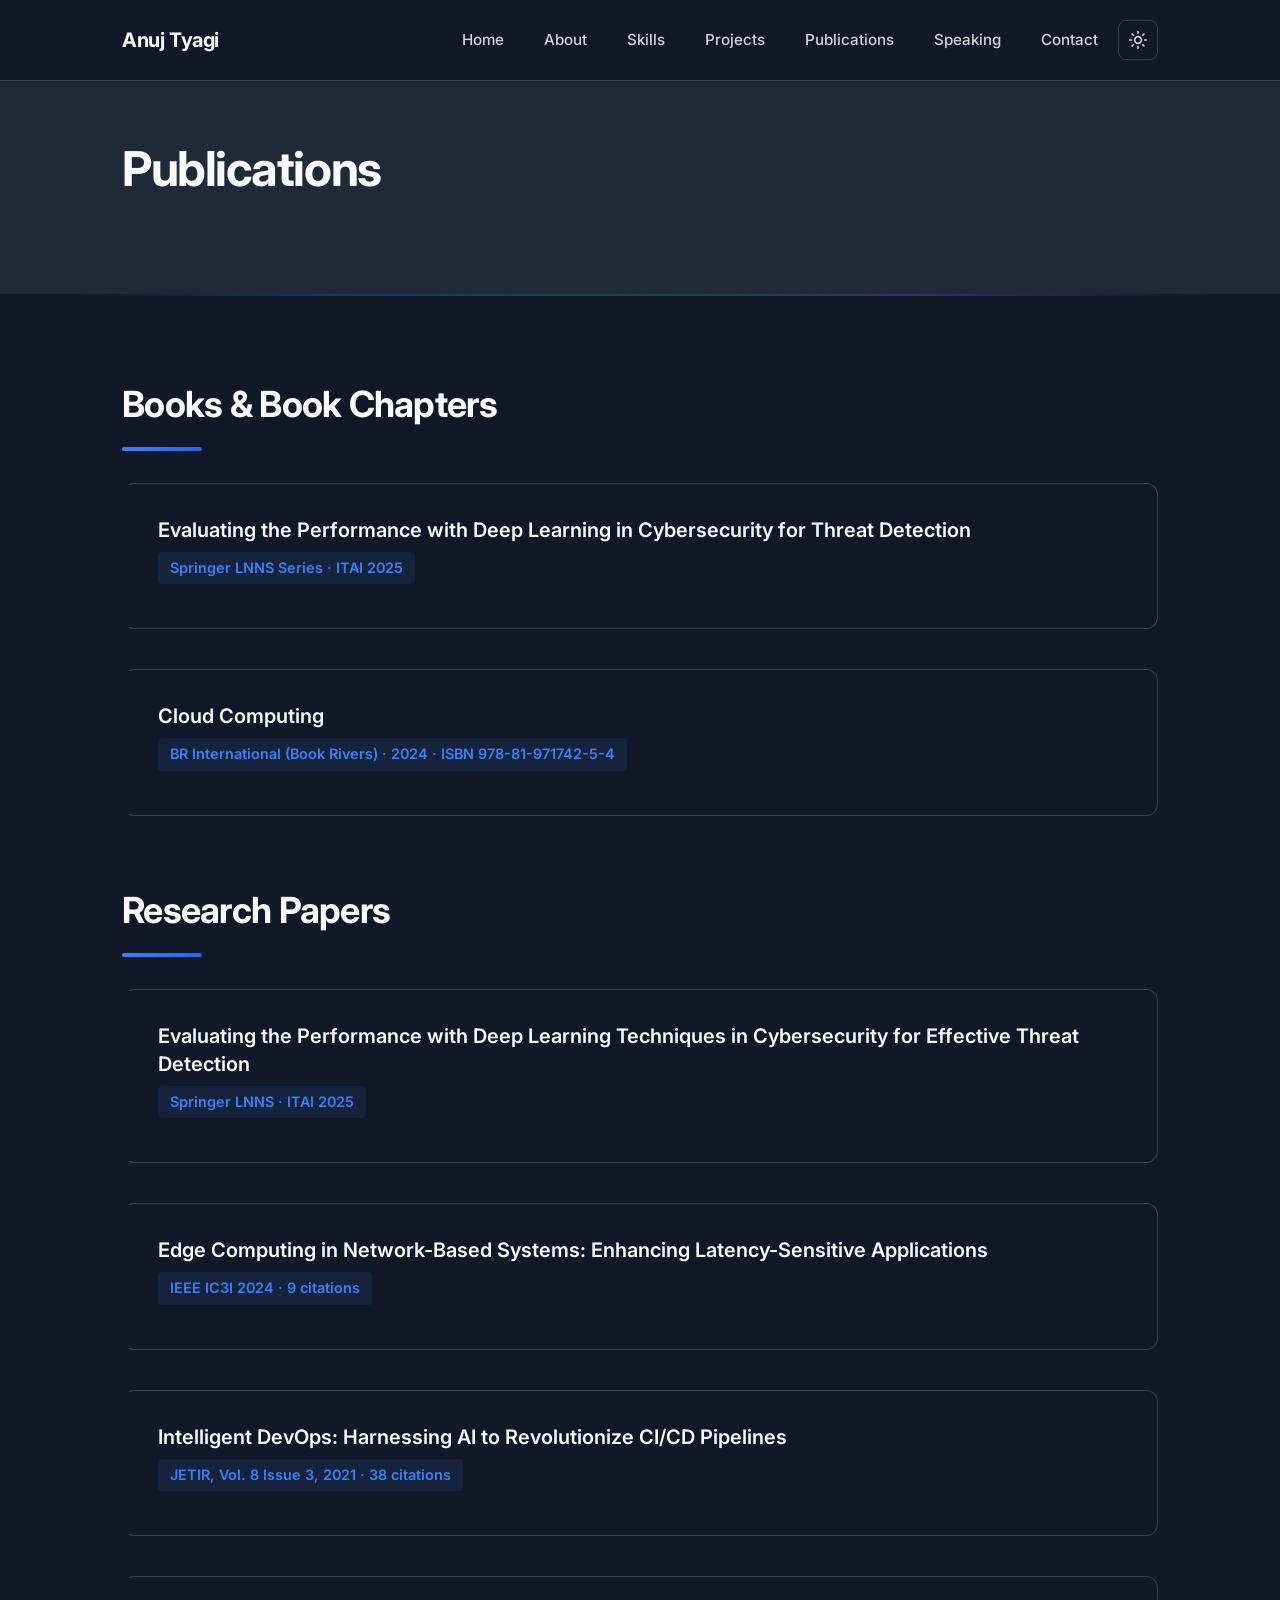
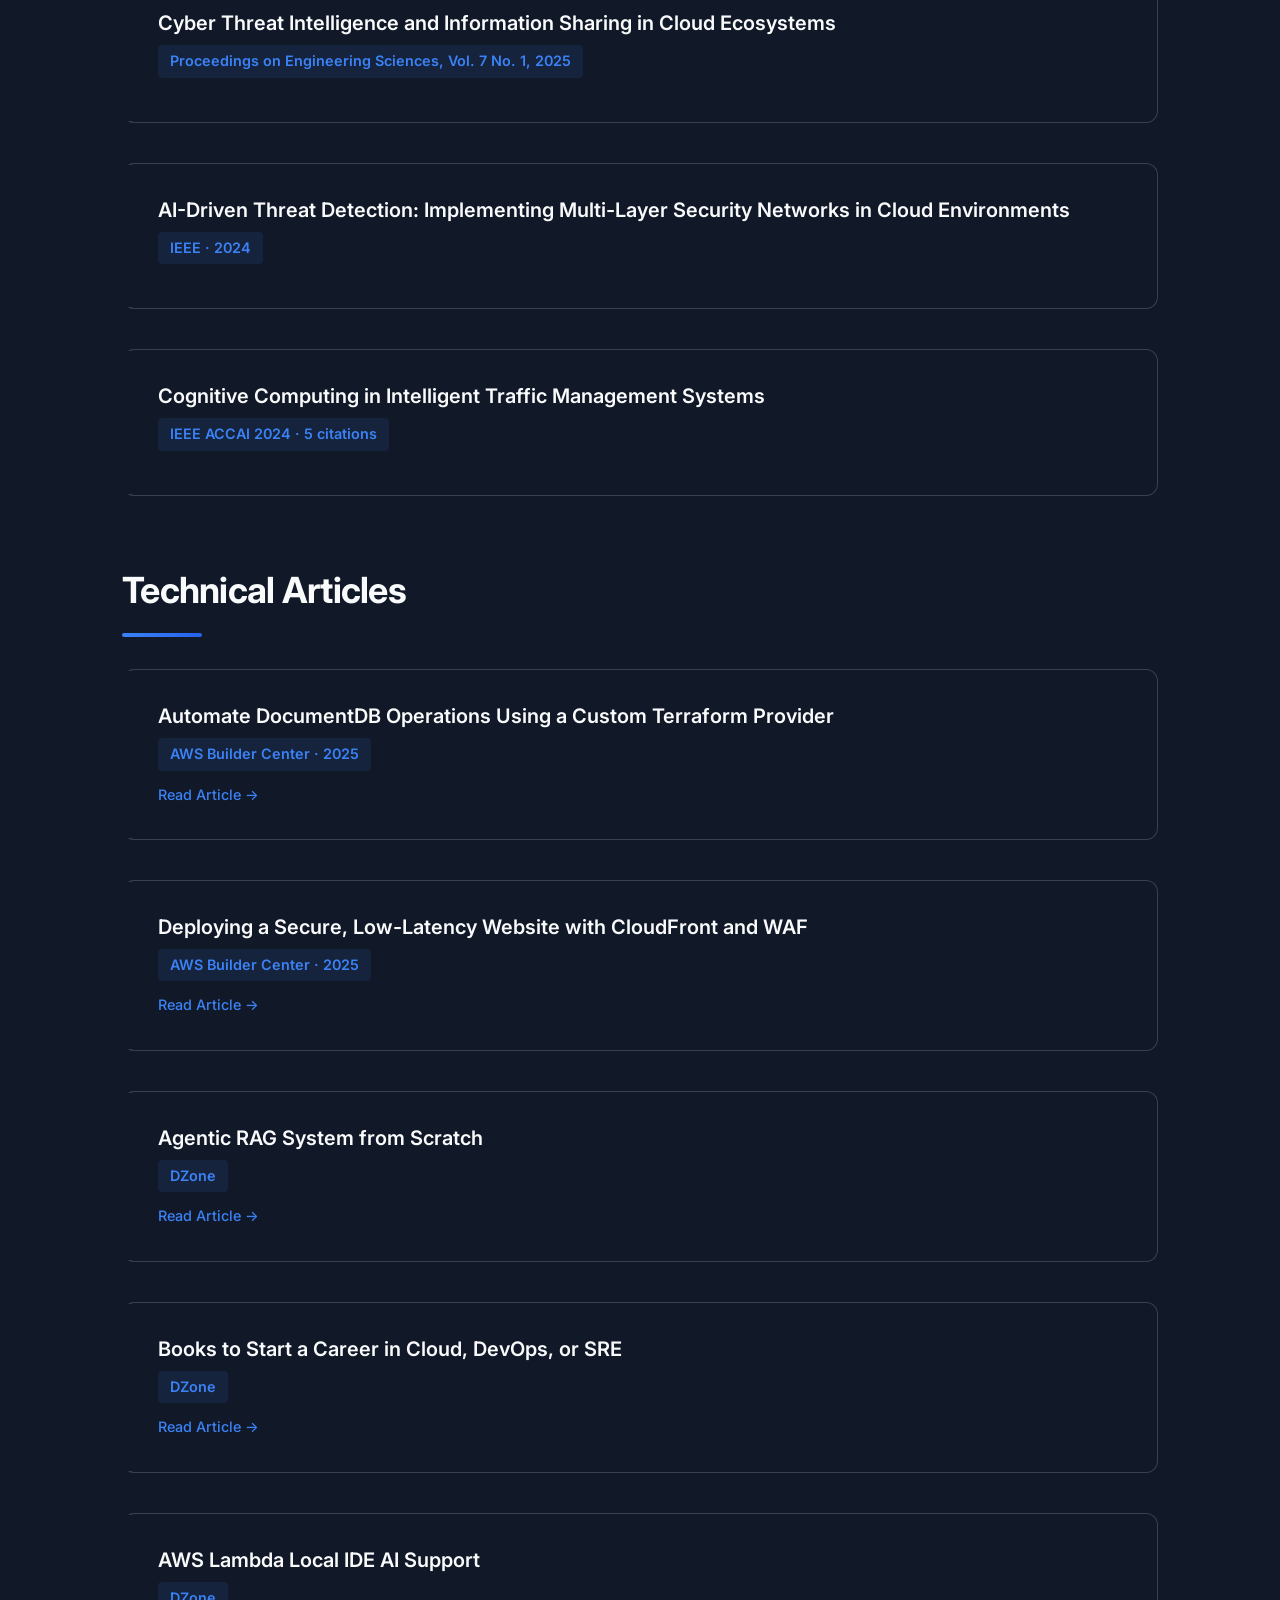
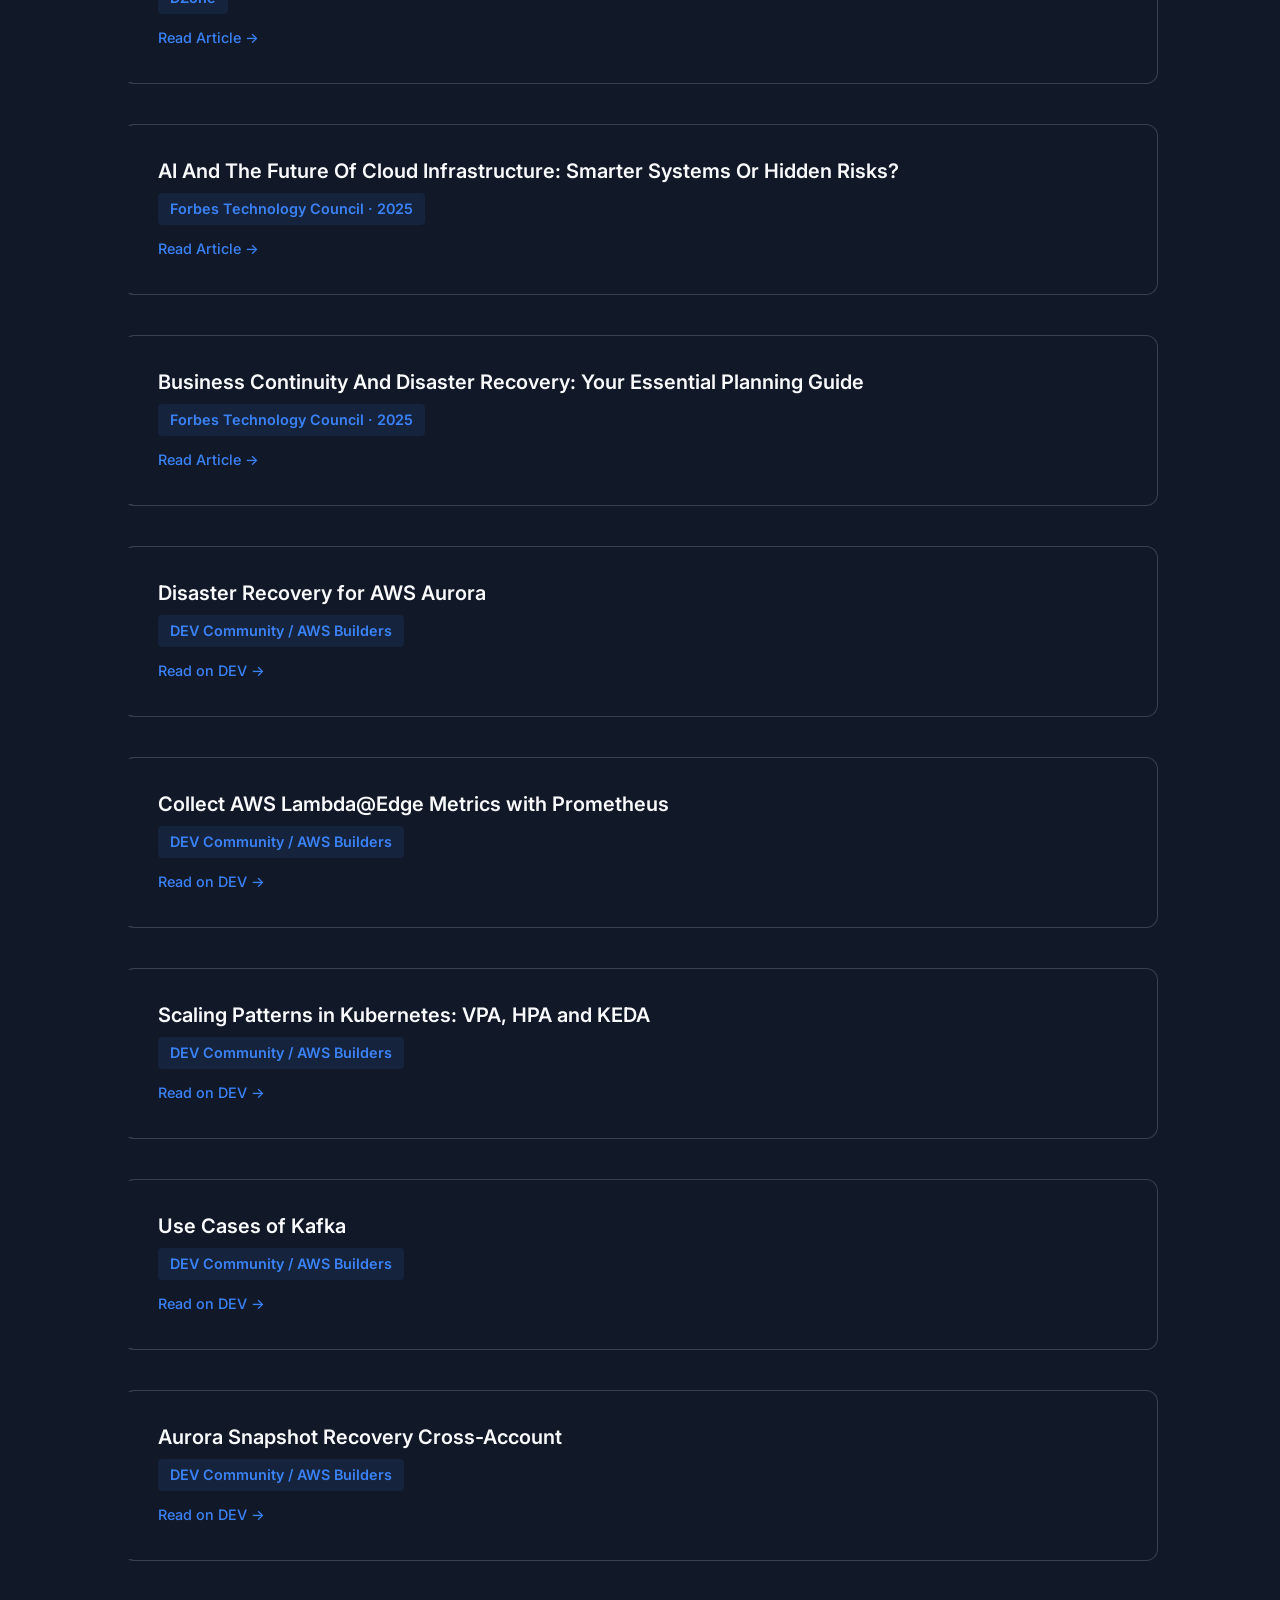
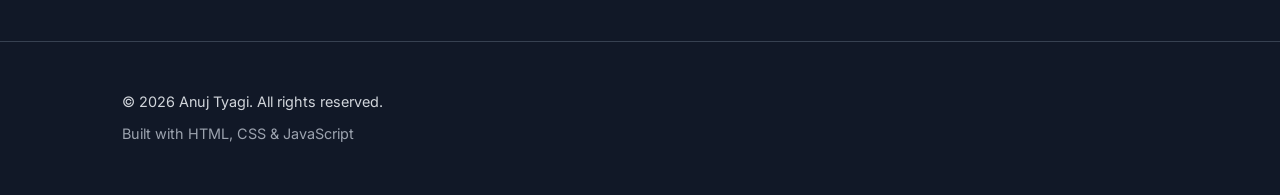
<file: publications.html>
<!DOCTYPE html>
<html lang="en">
<head>
    <meta charset="UTF-8">
    <meta name="viewport" content="width=device-width, initial-scale=1.0">
    <meta name="description" content="Publications by Anuj Tyagi — research papers, books, Forbes, AWS Builder Center, DZone, and DEV Community articles.">
    <title>Publications - Anuj Tyagi | Senior Lead Site Reliability Engineer</title>
    <link rel="preconnect" href="https://fonts.googleapis.com">
    <link rel="preconnect" href="https://fonts.gstatic.com" crossorigin>
    <link href="https://fonts.googleapis.com/css2?family=Inter:wght@400;500;600;700&display=swap" rel="stylesheet">
    <link rel="stylesheet" href="styles.css">
    <script>
        (function () {
            var theme = localStorage.getItem('theme');
            document.documentElement.setAttribute('data-theme', theme === 'light' ? 'light' : 'dark');
        })();
    </script>

</head>
<body>
    <nav class="navbar">
        <div class="container">
            <div class="nav-brand">Anuj Tyagi</div>
            <div class="nav-right">
<ul class="nav-menu" id="navMenu">
                <li><a href="index.html">Home</a></li>
                <li><a href="index.html#about">About</a></li>
                <li><a href="index.html#skills">Skills</a></li>
                <li><a href="projects.html">Projects</a></li>
                <li><a href="publications.html">Publications</a></li>
                <li><a href="speaking.html">Speaking</a></li>
                <li><a href="contact.html">Contact</a></li>
            </ul>
                    <button class="theme-toggle" id="themeToggle" type="button" aria-label="Switch to light mode">
                        <svg class="icon-sun" xmlns="http://www.w3.org/2000/svg" width="20" height="20" viewBox="0 0 24 24" fill="none" stroke="currentColor" stroke-width="2" stroke-linecap="round" stroke-linejoin="round" aria-hidden="true"><circle cx="12" cy="12" r="4"></circle><path d="M12 2v2M12 20v2M4.93 4.93l1.41 1.41M17.66 17.66l1.41 1.41M2 12h2M20 12h2M4.93 19.07l1.41-1.41M17.66 6.34l1.41-1.41"></path></svg>
                        <svg class="icon-moon" xmlns="http://www.w3.org/2000/svg" width="20" height="20" viewBox="0 0 24 24" fill="none" stroke="currentColor" stroke-width="2" stroke-linecap="round" stroke-linejoin="round" aria-hidden="true"><path d="M21 14.5A8.5 8.5 0 1 1 9.5 3a7 7 0 0 0 11.5 11.5z"></path></svg>
                    </button>
<button class="nav-toggle" id="navToggle" aria-label="Toggle navigation">
                <span></span>
                <span></span>
                <span></span>
            </button>
            </div>
        </div>
    </nav>

    <section class="page-header">
        <div class="container">
            <h1 class="hero-headline">Publications</h1>
        </div>
    </section>

    <section class="section publications-page">
        <div class="container">
            <h2 class="section-title">Books &amp; Book Chapters</h2>
            <div class="publications-list">
                <article class="publication-item">
                    <div class="publication-content">
                        <h3 class="publication-title">Evaluating the Performance with Deep Learning in Cybersecurity for Threat Detection</h3>
                        <p class="publication-venue">Springer LNNS Series · ITAI 2025</p>
                    </div>
                </article>
                <article class="publication-item">
                    <div class="publication-content">
                        <h3 class="publication-title">Cloud Computing</h3>
                        <p class="publication-venue">BR International (Book Rivers) · 2024 · ISBN 978-81-971742-5-4</p>
                    </div>
                </article>
            </div>

            <h2 class="section-title" style="margin-top: 4rem;">Research Papers</h2>
            <div class="publications-list">
                <article class="publication-item">
                    <div class="publication-content">
                        <h3 class="publication-title">Evaluating the Performance with Deep Learning Techniques in Cybersecurity for Effective Threat Detection</h3>
                        <p class="publication-venue">Springer LNNS · ITAI 2025</p>
                    </div>
                </article>
                <article class="publication-item">
                    <div class="publication-content">
                        <h3 class="publication-title">Edge Computing in Network-Based Systems: Enhancing Latency-Sensitive Applications</h3>
                        <p class="publication-venue">IEEE IC3I 2024 · 9 citations</p>
                    </div>
                </article>
                <article class="publication-item">
                    <div class="publication-content">
                        <h3 class="publication-title">Intelligent DevOps: Harnessing AI to Revolutionize CI/CD Pipelines</h3>
                        <p class="publication-venue">JETIR, Vol. 8 Issue 3, 2021 · 38 citations</p>
                    </div>
                </article>
                <article class="publication-item">
                    <div class="publication-content">
                        <h3 class="publication-title">Cyber Threat Intelligence and Information Sharing in Cloud Ecosystems</h3>
                        <p class="publication-venue">Proceedings on Engineering Sciences, Vol. 7 No. 1, 2025</p>
                    </div>
                </article>
                <article class="publication-item">
                    <div class="publication-content">
                        <h3 class="publication-title">AI-Driven Threat Detection: Implementing Multi-Layer Security Networks in Cloud Environments</h3>
                        <p class="publication-venue">IEEE · 2024</p>
                    </div>
                </article>
                <article class="publication-item">
                    <div class="publication-content">
                        <h3 class="publication-title">Cognitive Computing in Intelligent Traffic Management Systems</h3>
                        <p class="publication-venue">IEEE ACCAI 2024 · 5 citations</p>
                    </div>
                </article>
            </div>

            <h2 class="section-title" style="margin-top: 4rem;">Technical Articles</h2>
            <div class="publications-list">
                <article class="publication-item">
                    <div class="publication-content">
                        <h3 class="publication-title">Automate DocumentDB Operations Using a Custom Terraform Provider</h3>
                        <p class="publication-venue">AWS Builder Center · <span class="pub-date">2025</span></p>
                        <div class="publication-links">
                            <a href="https://builder.aws.com/content/2vhsRbjHTMTMrkchpr0QdHySsdC/automate-documentdb-operations-using-custom-terraform-provider" target="_blank" rel="noopener noreferrer" class="publication-link">Read Article →</a>
                        </div>
                    </div>
                </article>
                <article class="publication-item">
                    <div class="publication-content">
                        <h3 class="publication-title">Deploying a Secure, Low-Latency Website with CloudFront and WAF</h3>
                        <p class="publication-venue">AWS Builder Center · <span class="pub-date">2025</span></p>
                        <div class="publication-links">
                            <a href="https://builder.aws.com/content/2ysKIZubjjEJliPlZg7gqg3vMBY/deploying-a-secure-low-latency-website-with-cloudfront-and-waf" target="_blank" rel="noopener noreferrer" class="publication-link">Read Article →</a>
                        </div>
                    </div>
                </article>
                <article class="publication-item">
                    <div class="publication-content">
                        <h3 class="publication-title">Agentic RAG System from Scratch</h3>
                        <p class="publication-venue">DZone</p>
                        <div class="publication-links">
                            <a href="https://dzone.com/articles/agentic-rag-system-from-scratch" target="_blank" rel="noopener noreferrer" class="publication-link">Read Article →</a>
                        </div>
                    </div>
                </article>
                <article class="publication-item">
                    <div class="publication-content">
                        <h3 class="publication-title">Books to Start a Career in Cloud, DevOps, or SRE</h3>
                        <p class="publication-venue">DZone</p>
                        <div class="publication-links">
                            <a href="https://dzone.com/articles/books-to-start-career-in-cloud-devops-or-sre" target="_blank" rel="noopener noreferrer" class="publication-link">Read Article →</a>
                        </div>
                    </div>
                </article>
                <article class="publication-item">
                    <div class="publication-content">
                        <h3 class="publication-title">AWS Lambda Local IDE AI Support</h3>
                        <p class="publication-venue">DZone</p>
                        <div class="publication-links">
                            <a href="https://dzone.com/articles/aws-lambda-local-ide-ai-support" target="_blank" rel="noopener noreferrer" class="publication-link">Read Article →</a>
                        </div>
                    </div>
                </article>
                <article class="publication-item">
                    <div class="publication-content">
                        <h3 class="publication-title">AI And The Future Of Cloud Infrastructure: Smarter Systems Or Hidden Risks?</h3>
                        <p class="publication-venue">Forbes Technology Council · <span class="pub-date">2025</span></p>
                        <div class="publication-links">
                            <a href="https://www.forbes.com/councils/forbestechcouncil/people/anujtyagi/" target="_blank" rel="noopener noreferrer" class="publication-link">Read Article →</a>
                        </div>
                    </div>
                </article>
                <article class="publication-item">
                    <div class="publication-content">
                        <h3 class="publication-title">Business Continuity And Disaster Recovery: Your Essential Planning Guide</h3>
                        <p class="publication-venue">Forbes Technology Council · <span class="pub-date">2025</span></p>
                        <div class="publication-links">
                            <a href="https://www.forbes.com/councils/forbestechcouncil/people/anujtyagi/" target="_blank" rel="noopener noreferrer" class="publication-link">Read Article →</a>
                        </div>
                    </div>
                </article>
                <article class="publication-item">
                    <div class="publication-content">
                        <h3 class="publication-title">Disaster Recovery for AWS Aurora</h3>
                        <p class="publication-venue">DEV Community / AWS Builders</p>
                        <div class="publication-links">
                            <a href="https://dev.to/sudo_anuj" target="_blank" rel="noopener noreferrer" class="publication-link">Read on DEV →</a>
                        </div>
                    </div>
                </article>
                <article class="publication-item">
                    <div class="publication-content">
                        <h3 class="publication-title">Collect AWS Lambda@Edge Metrics with Prometheus</h3>
                        <p class="publication-venue">DEV Community / AWS Builders</p>
                        <div class="publication-links">
                            <a href="https://dev.to/sudo_anuj" target="_blank" rel="noopener noreferrer" class="publication-link">Read on DEV →</a>
                        </div>
                    </div>
                </article>
                <article class="publication-item">
                    <div class="publication-content">
                        <h3 class="publication-title">Scaling Patterns in Kubernetes: VPA, HPA and KEDA</h3>
                        <p class="publication-venue">DEV Community / AWS Builders</p>
                        <div class="publication-links">
                            <a href="https://dev.to/sudo_anuj" target="_blank" rel="noopener noreferrer" class="publication-link">Read on DEV →</a>
                        </div>
                    </div>
                </article>
                <article class="publication-item">
                    <div class="publication-content">
                        <h3 class="publication-title">Use Cases of Kafka</h3>
                        <p class="publication-venue">DEV Community / AWS Builders</p>
                        <div class="publication-links">
                            <a href="https://dev.to/sudo_anuj" target="_blank" rel="noopener noreferrer" class="publication-link">Read on DEV →</a>
                        </div>
                    </div>
                </article>
                <article class="publication-item">
                    <div class="publication-content">
                        <h3 class="publication-title">Aurora Snapshot Recovery Cross-Account</h3>
                        <p class="publication-venue">DEV Community / AWS Builders</p>
                        <div class="publication-links">
                            <a href="https://dev.to/sudo_anuj" target="_blank" rel="noopener noreferrer" class="publication-link">Read on DEV →</a>
                        </div>
                    </div>
                </article>
            </div>
        </div>
    </section>

    <footer class="footer">
        <div class="container">
            <p>&copy; 2026 Anuj Tyagi. All rights reserved.</p>
            <p class="footer-note">Built with HTML, CSS &amp; JavaScript</p>
        </div>
    </footer>

    <script src="script.js"></script>
</body>
</html>
</file>
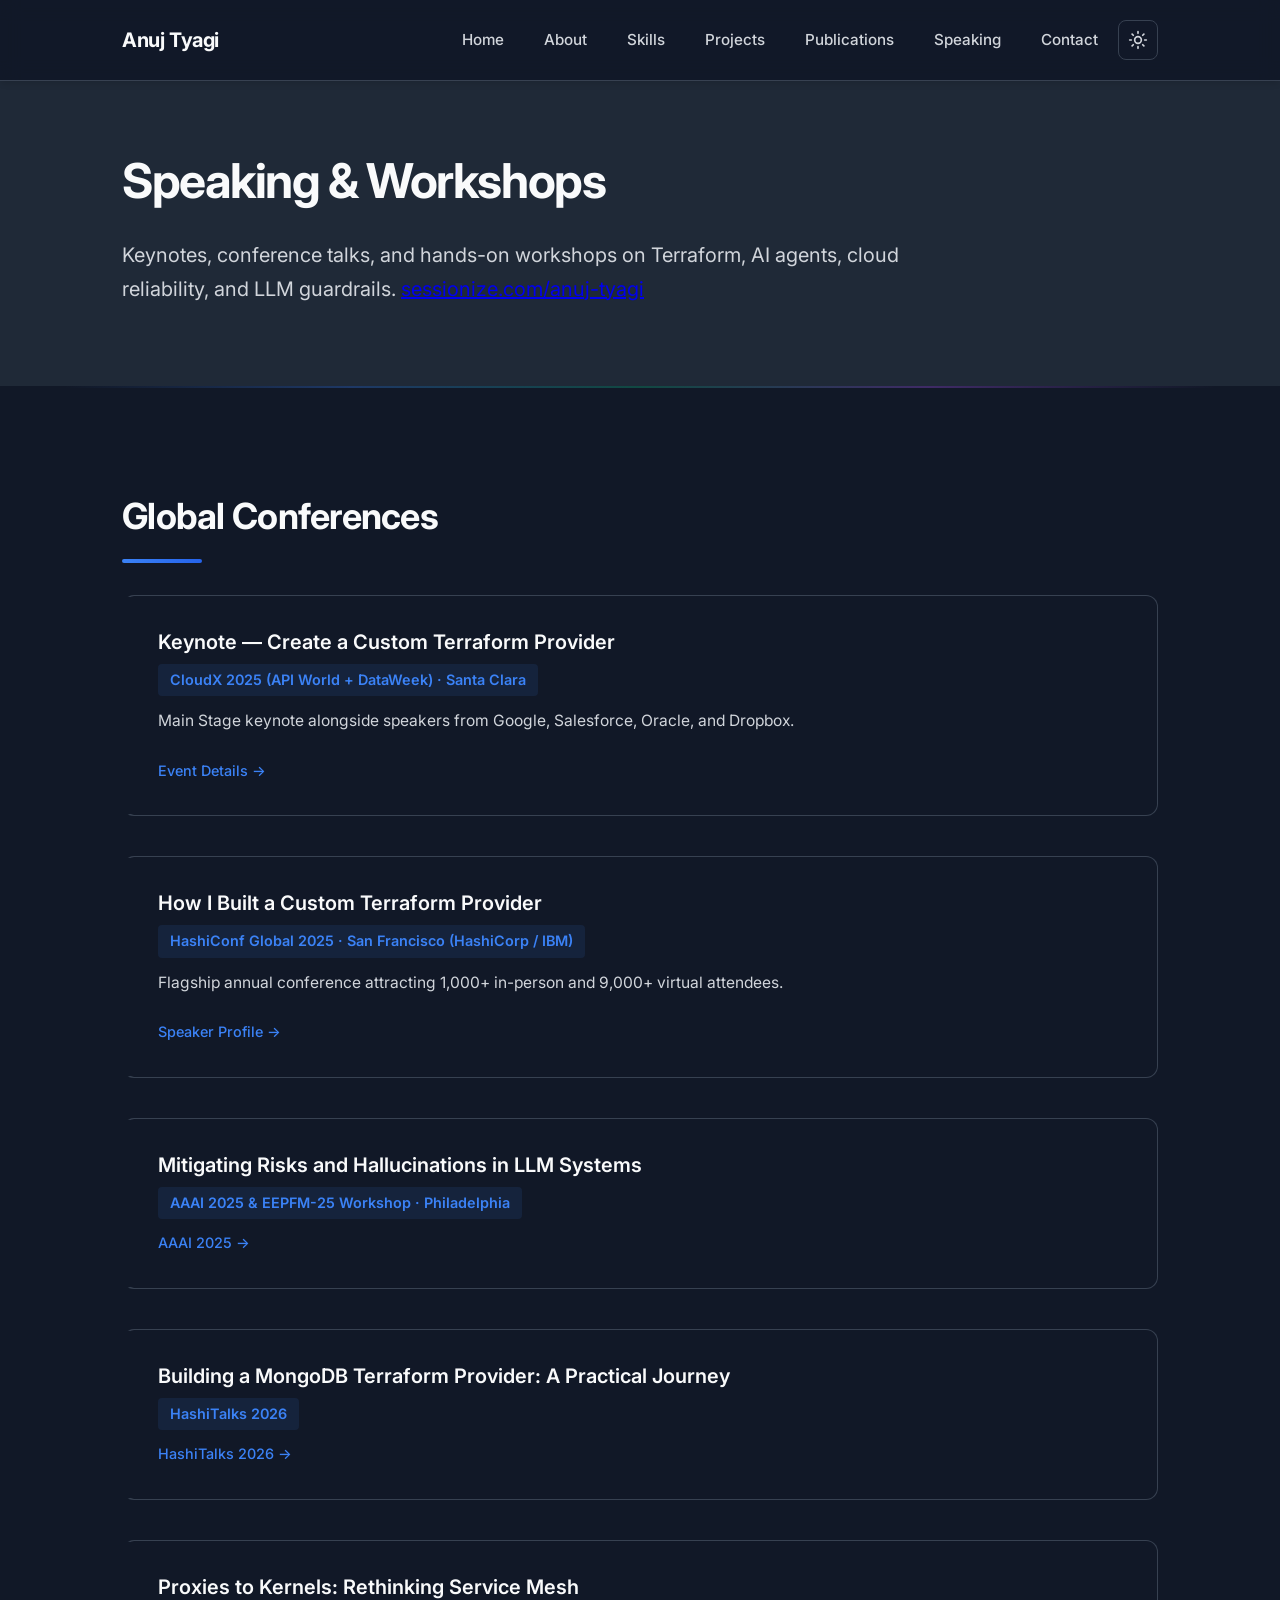
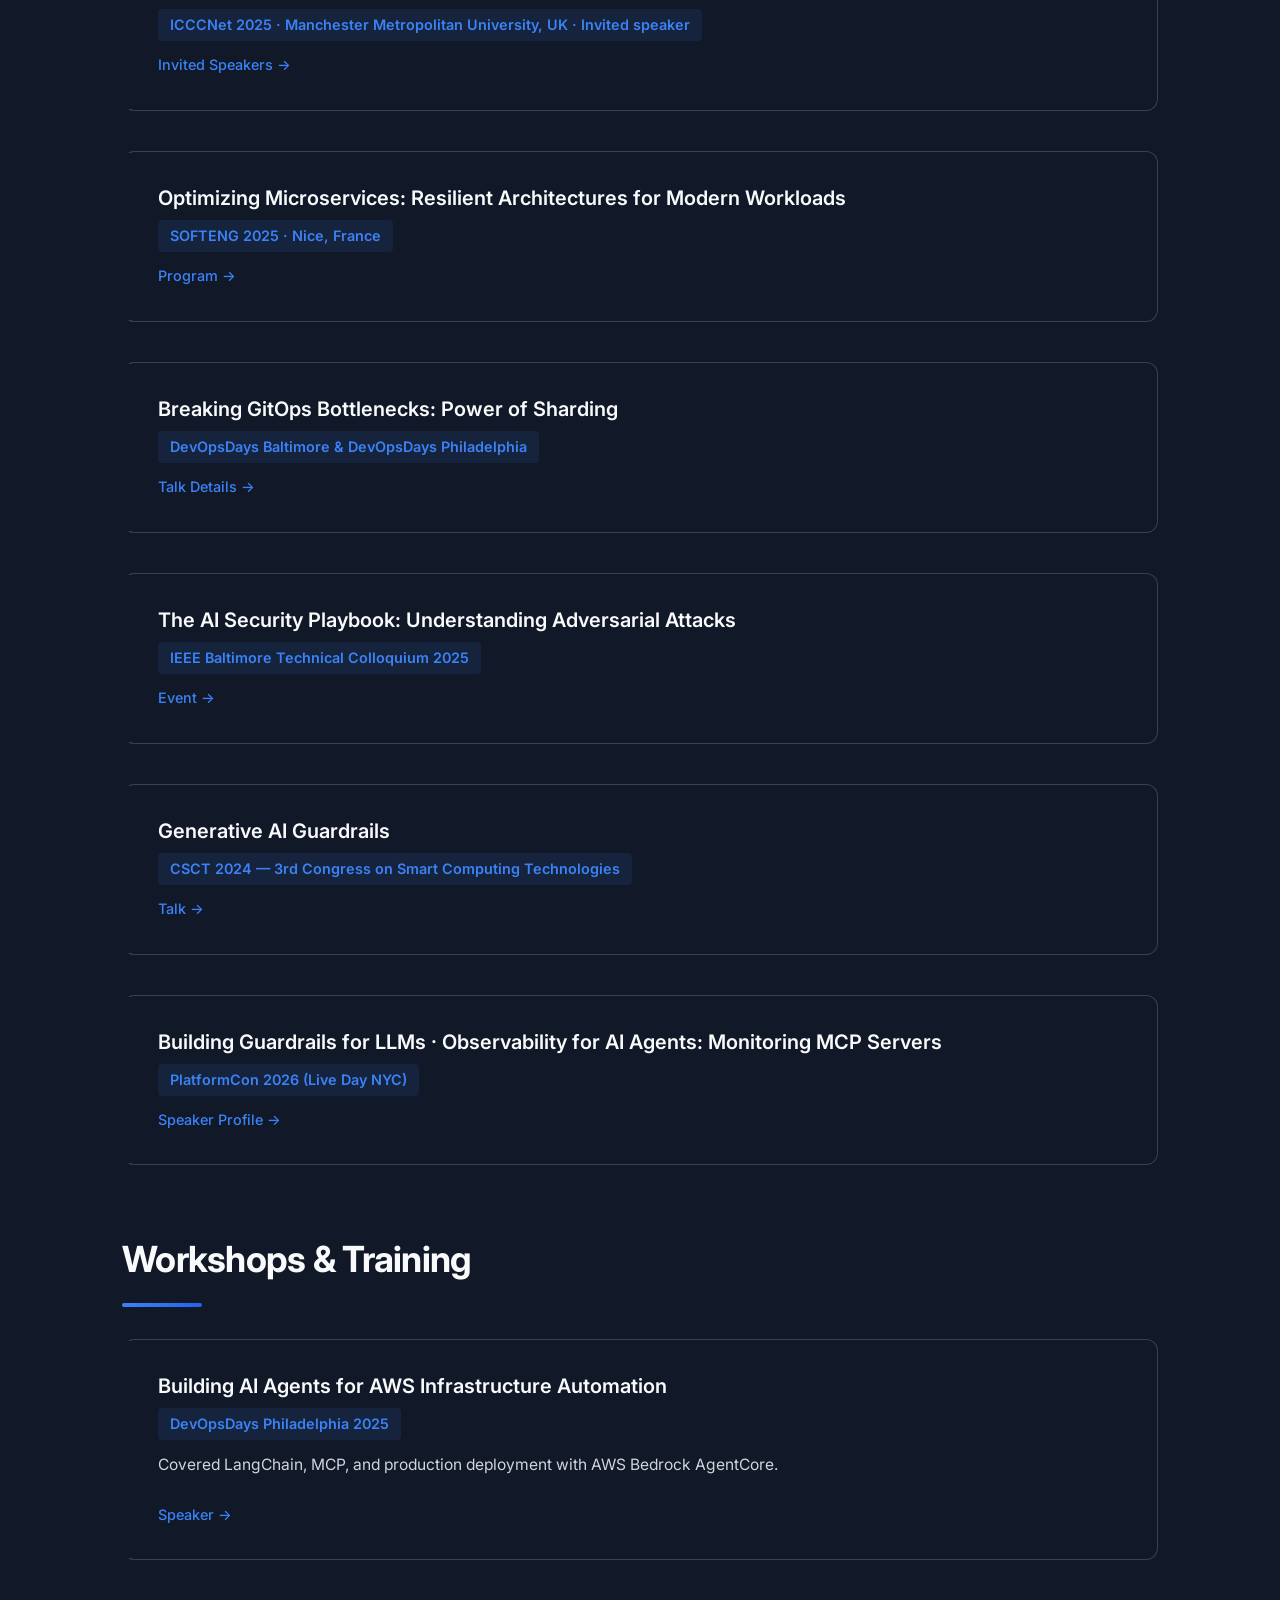
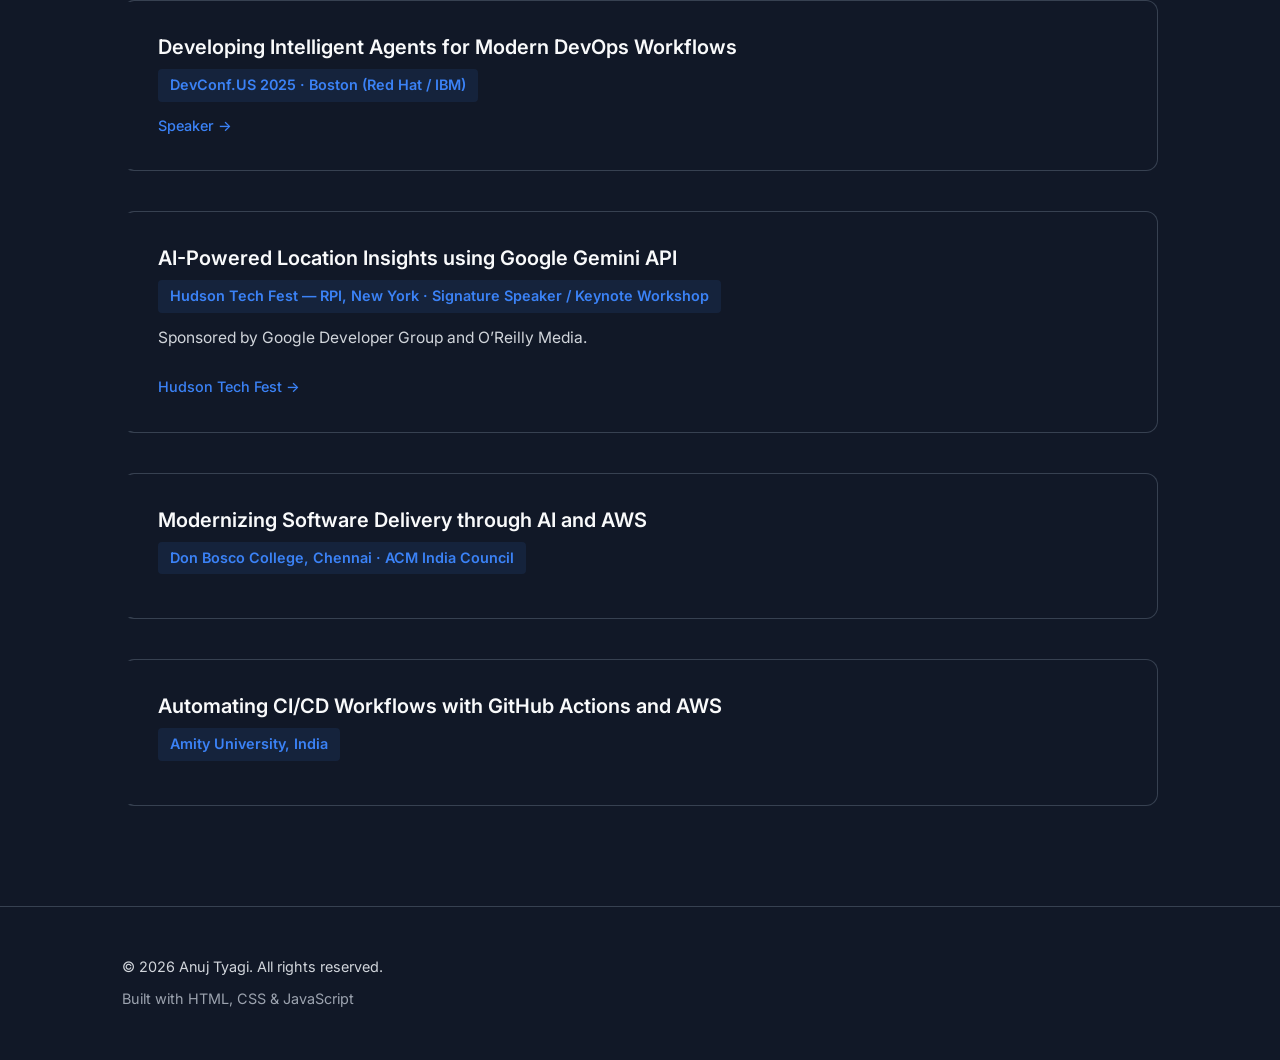
<file: speaking.html>
<!DOCTYPE html>
<html lang="en">
<head>
    <meta charset="UTF-8">
    <meta name="viewport" content="width=device-width, initial-scale=1.0">
    <meta name="description" content="Speaking engagements and workshops by Anuj Tyagi — HashiConf, CloudX, PlatformCon, DevOpsDays, DevConf, and more.">
    <title>Speaking - Anuj Tyagi | Senior Lead Site Reliability Engineer</title>
    <link rel="preconnect" href="https://fonts.googleapis.com">
    <link rel="preconnect" href="https://fonts.gstatic.com" crossorigin>
    <link href="https://fonts.googleapis.com/css2?family=Inter:wght@400;500;600;700&display=swap" rel="stylesheet">
    <link rel="stylesheet" href="styles.css">
    <script>
        (function () {
            var theme = localStorage.getItem('theme');
            document.documentElement.setAttribute('data-theme', theme === 'light' ? 'light' : 'dark');
        })();
    </script>

</head>
<body>
    <nav class="navbar">
        <div class="container">
            <div class="nav-brand">Anuj Tyagi</div>
            <div class="nav-right">
<ul class="nav-menu" id="navMenu">
                <li><a href="index.html">Home</a></li>
                <li><a href="index.html#about">About</a></li>
                <li><a href="index.html#skills">Skills</a></li>
                <li><a href="projects.html">Projects</a></li>
                <li><a href="publications.html">Publications</a></li>
                <li><a href="speaking.html">Speaking</a></li>
                <li><a href="contact.html">Contact</a></li>
            </ul>
                    <button class="theme-toggle" id="themeToggle" type="button" aria-label="Switch to light mode">
                        <svg class="icon-sun" xmlns="http://www.w3.org/2000/svg" width="20" height="20" viewBox="0 0 24 24" fill="none" stroke="currentColor" stroke-width="2" stroke-linecap="round" stroke-linejoin="round" aria-hidden="true"><circle cx="12" cy="12" r="4"></circle><path d="M12 2v2M12 20v2M4.93 4.93l1.41 1.41M17.66 17.66l1.41 1.41M2 12h2M20 12h2M4.93 19.07l1.41-1.41M17.66 6.34l1.41-1.41"></path></svg>
                        <svg class="icon-moon" xmlns="http://www.w3.org/2000/svg" width="20" height="20" viewBox="0 0 24 24" fill="none" stroke="currentColor" stroke-width="2" stroke-linecap="round" stroke-linejoin="round" aria-hidden="true"><path d="M21 14.5A8.5 8.5 0 1 1 9.5 3a7 7 0 0 0 11.5 11.5z"></path></svg>
                    </button>
<button class="nav-toggle" id="navToggle" aria-label="Toggle navigation">
                <span></span>
                <span></span>
                <span></span>
            </button>
            </div>
        </div>
    </nav>

    <section class="page-header">
        <div class="container">
            <h1>Speaking &amp; Workshops</h1>
            <p class="page-subtitle">
                Keynotes, conference talks, and hands-on workshops on Terraform, AI agents, cloud reliability, and LLM guardrails.
                <a href="https://sessionize.com/anuj-tyagi" target="_blank" rel="noopener noreferrer">sessionize.com/anuj-tyagi</a>
            </p>
        </div>
    </section>

    <section class="section speaking-page">
        <div class="container">
            <h2 class="section-title">Global Conferences</h2>
            <div class="publications-list">
                <article class="publication-item">
                    <div class="publication-content">
                        <h3 class="publication-title">Keynote — Create a Custom Terraform Provider</h3>
                        <p class="publication-venue">CloudX 2025 (API World + DataWeek) · Santa Clara</p>
                        <p class="publication-description">
                            Main Stage keynote alongside speakers from Google, Salesforce, Oracle, and Dropbox.
                        </p>
                        <div class="publication-links">
                            <a href="https://apiworldcloudxdataweek2025.sched.com/event/290Zf" target="_blank" rel="noopener noreferrer" class="publication-link">Event Details →</a>
                        </div>
                    </div>
                </article>
                <article class="publication-item">
                    <div class="publication-content">
                        <h3 class="publication-title">How I Built a Custom Terraform Provider</h3>
                        <p class="publication-venue">HashiConf Global 2025 · San Francisco (HashiCorp / IBM)</p>
                        <p class="publication-description">
                            Flagship annual conference attracting 1,000+ in-person and 9,000+ virtual attendees.
                        </p>
                        <div class="publication-links">
                            <a href="https://hashicorp.com/en/conferences/hashiconf/speakers/anuj-tyagi" target="_blank" rel="noopener noreferrer" class="publication-link">Speaker Profile →</a>
                        </div>
                    </div>
                </article>
                <article class="publication-item">
                    <div class="publication-content">
                        <h3 class="publication-title">Mitigating Risks and Hallucinations in LLM Systems</h3>
                        <p class="publication-venue">AAAI 2025 &amp; EEPFM-25 Workshop · Philadelphia</p>
                        <div class="publication-links">
                            <a href="https://aaai.org/conference/aaai/aaai-25" target="_blank" rel="noopener noreferrer" class="publication-link">AAAI 2025 →</a>
                        </div>
                    </div>
                </article>
                <article class="publication-item">
                    <div class="publication-content">
                        <h3 class="publication-title">Building a MongoDB Terraform Provider: A Practical Journey</h3>
                        <p class="publication-venue">HashiTalks 2026</p>
                        <div class="publication-links">
                            <a href="https://hashitalks2026.splashthat.com" target="_blank" rel="noopener noreferrer" class="publication-link">HashiTalks 2026 →</a>
                        </div>
                    </div>
                </article>
                <article class="publication-item">
                    <div class="publication-content">
                        <h3 class="publication-title">Proxies to Kernels: Rethinking Service Mesh</h3>
                        <p class="publication-venue">ICCCNet 2025 · Manchester Metropolitan University, UK · Invited speaker</p>
                        <div class="publication-links">
                            <a href="https://icccn.co.uk/InvitedSpeakers/2025" target="_blank" rel="noopener noreferrer" class="publication-link">Invited Speakers →</a>
                        </div>
                    </div>
                </article>
                <article class="publication-item">
                    <div class="publication-content">
                        <h3 class="publication-title">Optimizing Microservices: Resilient Architectures for Modern Workloads</h3>
                        <p class="publication-venue">SOFTENG 2025 · Nice, France</p>
                        <div class="publication-links">
                            <a href="https://iaria.org/conferences2025/ProgramSOFTENG25.html" target="_blank" rel="noopener noreferrer" class="publication-link">Program →</a>
                        </div>
                    </div>
                </article>
                <article class="publication-item">
                    <div class="publication-content">
                        <h3 class="publication-title">Breaking GitOps Bottlenecks: Power of Sharding</h3>
                        <p class="publication-venue">DevOpsDays Baltimore &amp; DevOpsDays Philadelphia</p>
                        <div class="publication-links">
                            <a href="https://talks.devopsdays.org/devopsdays-philadelphia-2025/talk/FQWY3M/" target="_blank" rel="noopener noreferrer" class="publication-link">Talk Details →</a>
                        </div>
                    </div>
                </article>
                <article class="publication-item">
                    <div class="publication-content">
                        <h3 class="publication-title">The AI Security Playbook: Understanding Adversarial Attacks</h3>
                        <p class="publication-venue">IEEE Baltimore Technical Colloquium 2025</p>
                        <div class="publication-links">
                            <a href="https://events.vtools.ieee.org/m/456282" target="_blank" rel="noopener noreferrer" class="publication-link">Event →</a>
                        </div>
                    </div>
                </article>
                <article class="publication-item">
                    <div class="publication-content">
                        <h3 class="publication-title">Generative AI Guardrails</h3>
                        <p class="publication-venue">CSCT 2024 — 3rd Congress on Smart Computing Technologies</p>
                        <div class="publication-links">
                            <a href="https://scrs.in/conference/csct2024/speaker/talk/448" target="_blank" rel="noopener noreferrer" class="publication-link">Talk →</a>
                        </div>
                    </div>
                </article>
                <article class="publication-item">
                    <div class="publication-content">
                        <h3 class="publication-title">Building Guardrails for LLMs · Observability for AI Agents: Monitoring MCP Servers</h3>
                        <p class="publication-venue">PlatformCon 2026 (Live Day NYC)</p>
                        <div class="publication-links">
                            <a href="https://platformcon.com/speakers/anuj-tyagi" target="_blank" rel="noopener noreferrer" class="publication-link">Speaker Profile →</a>
                        </div>
                    </div>
                </article>
            </div>

            <h2 class="section-title" style="margin-top: 4rem;">Workshops &amp; Training</h2>
            <div class="publications-list">
                <article class="publication-item">
                    <div class="publication-content">
                        <h3 class="publication-title">Building AI Agents for AWS Infrastructure Automation</h3>
                        <p class="publication-venue">DevOpsDays Philadelphia 2025</p>
                        <p class="publication-description">
                            Covered LangChain, MCP, and production deployment with AWS Bedrock AgentCore.
                        </p>
                        <div class="publication-links">
                            <a href="https://talks.devopsdays.org/devopsdays-philadelphia-2025/speaker/LHU7MB" target="_blank" rel="noopener noreferrer" class="publication-link">Speaker →</a>
                        </div>
                    </div>
                </article>
                <article class="publication-item">
                    <div class="publication-content">
                        <h3 class="publication-title">Developing Intelligent Agents for Modern DevOps Workflows</h3>
                        <p class="publication-venue">DevConf.US 2025 · Boston (Red Hat / IBM)</p>
                        <div class="publication-links">
                            <a href="https://pretalx.devconf.info/devconf-us-2025/speaker/THTUUN" target="_blank" rel="noopener noreferrer" class="publication-link">Speaker →</a>
                        </div>
                    </div>
                </article>
                <article class="publication-item">
                    <div class="publication-content">
                        <h3 class="publication-title">AI-Powered Location Insights using Google Gemini API</h3>
                        <p class="publication-venue">Hudson Tech Fest — RPI, New York · Signature Speaker / Keynote Workshop</p>
                        <p class="publication-description">
                            Sponsored by Google Developer Group and O’Reilly Media.
                        </p>
                        <div class="publication-links">
                            <a href="https://hvtechfest.com" target="_blank" rel="noopener noreferrer" class="publication-link">Hudson Tech Fest →</a>
                        </div>
                    </div>
                </article>
                <article class="publication-item">
                    <div class="publication-content">
                        <h3 class="publication-title">Modernizing Software Delivery through AI and AWS</h3>
                        <p class="publication-venue">Don Bosco College, Chennai · ACM India Council</p>
                    </div>
                </article>
                <article class="publication-item">
                    <div class="publication-content">
                        <h3 class="publication-title">Automating CI/CD Workflows with GitHub Actions and AWS</h3>
                        <p class="publication-venue">Amity University, India</p>
                    </div>
                </article>
            </div>
        </div>
    </section>

    <footer class="footer">
        <div class="container">
            <p>&copy; 2026 Anuj Tyagi. All rights reserved.</p>
            <p class="footer-note">Built with HTML, CSS &amp; JavaScript</p>
        </div>
    </footer>

    <script src="script.js"></script>
</body>
</html>
</file>
<file: styles.css>
/* CSS Variables — dark theme by default */
:root,
[data-theme="dark"] {
    --primary-color: #3b82f6;
    --secondary-color: #2563eb;
    --accent-color: #60a5fa;
    --text-primary: #f9fafb;
    --text-secondary: #d1d5db;
    --text-light: #9ca3af;
    --background: #111827;
    --background-alt: #1f2937;
    --border-color: #374151;
    --navbar-bg: rgba(17, 24, 39, 0.95);
    --shadow: 0 1px 2px 0 rgba(0, 0, 0, 0.05);
    --shadow-md: 0 4px 6px -1px rgba(0, 0, 0, 0.1);
    --shadow-lg: 0 10px 15px -3px rgba(0, 0, 0, 0.1);
    --transition: all 0.2s ease;
}

[data-theme="light"] {
    --text-primary: #1f2937;
    --text-secondary: #6b7280;
    --text-light: #9ca3af;
    --background: #ffffff;
    --background-alt: #fafafa;
    --border-color: #e5e7eb;
    --navbar-bg: rgba(255, 255, 255, 0.95);
}

/* Reset & Base Styles */
* {
    margin: 0;
    padding: 0;
    box-sizing: border-box;
}

html {
    scroll-behavior: smooth;
    font-size: 16px;
}

body {
    font-family: 'Inter', -apple-system, BlinkMacSystemFont, 'Segoe UI', 'Roboto', 'Helvetica Neue', Arial, sans-serif;
    line-height: 1.7;
    color: var(--text-primary);
    background-color: var(--background);
    -webkit-font-smoothing: antialiased;
    -moz-osx-font-smoothing: grayscale;
}

.container {
    max-width: 1100px;
    margin: 0 auto;
    padding: 0 2rem;
}

/* Navigation */
.navbar {
    position: fixed;
    top: 0;
    width: 100%;
    background-color: var(--navbar-bg);
    backdrop-filter: blur(10px);
    border-bottom: 1px solid var(--border-color);
    z-index: 1000;
    padding: 1.25rem 0;
}

.navbar .container {
    display: flex;
    justify-content: space-between;
    align-items: center;
}

.nav-brand {
    font-size: 1.25rem;
    font-weight: 700;
    color: var(--text-primary);
    letter-spacing: -0.02em;
}

.nav-right {
    display: flex;
    align-items: center;
    gap: 1.25rem;
}

.nav-menu {
    display: flex;
    list-style: none;
    gap: 2.5rem;
}

.nav-menu a {
    color: var(--text-secondary);
    text-decoration: none;
    font-weight: 500;
    font-size: 0.95rem;
    transition: var(--transition);
    position: relative;
}

.nav-menu a:hover {
    color: var(--text-primary);
}

.nav-menu a::after {
    content: '';
    position: absolute;
    bottom: -4px;
    left: 0;
    width: 0;
    height: 2px;
    background-color: var(--primary-color);
    transition: width 0.2s ease;
}

.nav-menu a:hover::after {
    width: 100%;
}

.theme-toggle {
    display: inline-flex;
    align-items: center;
    justify-content: center;
    width: 40px;
    height: 40px;
    border-radius: 8px;
    border: 1px solid var(--border-color);
    background: transparent;
    color: var(--text-secondary);
    cursor: pointer;
    transition: var(--transition);
    flex-shrink: 0;
}

.theme-toggle:hover {
    color: var(--primary-color);
    border-color: var(--primary-color);
    background: rgba(59, 130, 246, 0.08);
}

.theme-toggle .icon-sun,
.theme-toggle .icon-moon {
    display: none;
}

[data-theme="dark"] .theme-toggle .icon-sun {
    display: block;
}

[data-theme="light"] .theme-toggle .icon-moon {
    display: block;
}

.nav-toggle {
    display: none;
    flex-direction: column;
    background: none;
    border: none;
    cursor: pointer;
    gap: 4px;
}

.nav-toggle span {
    width: 25px;
    height: 3px;
    background-color: var(--text-primary);
    transition: var(--transition);
}

/* Hero Section */
.hero {
    padding: 140px 0 100px;
    min-height: 100vh;
    display: flex;
    align-items: center;
    position: relative;
    overflow: hidden;
}

.hero::before {
    content: '';
    position: absolute;
    top: -50%;
    left: -50%;
    width: 200%;
    height: 200%;
    background: radial-gradient(circle at 30% 50%, rgba(59, 130, 246, 0.08) 0%, transparent 50%),
                radial-gradient(circle at 70% 80%, rgba(16, 185, 129, 0.08) 0%, transparent 50%);
    animation: gradientShift 15s ease infinite;
    z-index: -1;
}

@keyframes gradientShift {
    0%, 100% {
        transform: translate(0, 0) rotate(0deg);
    }
    33% {
        transform: translate(5%, 5%) rotate(120deg);
    }
    66% {
        transform: translate(-5%, 5%) rotate(240deg);
    }
}

.hero-content {
    display: grid;
    grid-template-columns: 500px 1fr;
    gap: 4rem;
    align-items: start;
    padding-top: 2rem;
}

.hero-image img {
    width: 100%;
    max-width: 500px;
    border-radius: 12px;
    box-shadow: var(--shadow-md);
}

.hero-text h1 {
    font-size: 3rem;
    margin-bottom: 0.75rem;
    color: var(--text-primary);
    font-weight: 700;
    letter-spacing: -0.03em;
    line-height: 1.2;
}

.highlight {
    color: var(--text-primary);
}

.subtitle {
    font-size: 1.5rem;
    color: var(--text-secondary);
    font-weight: 500;
    margin-bottom: 1.75rem;
    line-height: 1.4;
}

.intro {
    font-size: 1.125rem;
    color: var(--text-secondary);
    margin-bottom: 2.5rem;
    line-height: 1.8;
    max-width: 650px;
}

.hero-buttons {
    display: flex;
    gap: 1rem;
    flex-wrap: wrap;
}

/* Buttons */
.btn {
    padding: 0.875rem 1.75rem;
    border-radius: 6px;
    text-decoration: none;
    font-weight: 500;
    font-size: 0.95rem;
    transition: var(--transition);
    display: inline-block;
}

.btn-primary {
    background-color: var(--primary-color);
    color: white;
    box-shadow: var(--shadow);
}

.btn-primary:hover {
    background-color: var(--secondary-color);
    transform: translateY(-1px);
    box-shadow: var(--shadow-md);
}

.btn-secondary {
    background: linear-gradient(135deg, rgba(59, 130, 246, 0.1), rgba(16, 185, 129, 0.1));
    color: var(--primary-color);
    border: 2px solid var(--primary-color);
    font-weight: 600;
    position: relative;
    overflow: hidden;
}

.btn-secondary::before {
    content: '';
    position: absolute;
    top: 0;
    left: 0;
    width: 0;
    height: 100%;
    background: linear-gradient(135deg, var(--primary-color), var(--secondary-color));
    transition: width 0.3s ease;
    z-index: -1;
}

.btn-secondary:hover {
    color: white;
    border-color: var(--secondary-color);
    transform: translateY(-2px);
    box-shadow: 0 4px 12px rgba(59, 130, 246, 0.3);
}

.btn-secondary:hover::before {
    width: 100%;
}

/* Sections */
.section {
    padding: 100px 0;
    position: relative;
}

.section::before {
    content: '';
    position: absolute;
    top: 0;
    left: 50%;
    transform: translateX(-50%);
    width: 90%;
    max-width: 1200px;
    height: 2px;
    background: linear-gradient(90deg, 
        transparent 0%, 
        rgba(59, 130, 246, 0.3) 25%, 
        rgba(16, 185, 129, 0.3) 50%, 
        rgba(168, 85, 247, 0.3) 75%, 
        transparent 100%);
}

.section:first-of-type::before {
    display: none;
}

.section:nth-child(even) {
    background-color: var(--background-alt);
}

.section-title {
    font-size: 2.25rem;
    text-align: left;
    margin-bottom: 0.75rem;
    color: var(--text-primary);
    font-weight: 700;
    letter-spacing: -0.02em;
    position: relative;
    padding-bottom: 1rem;
}

.section-title::after {
    content: '';
    position: absolute;
    bottom: 0;
    left: 0;
    width: 80px;
    height: 4px;
    background: linear-gradient(90deg, var(--primary-color), var(--secondary-color));
    border-radius: 2px;
}

.section-subtitle {
    text-align: left;
    color: var(--text-secondary);
    font-size: 1.125rem;
    margin-bottom: 3.5rem;
    max-width: 700px;
    line-height: 1.7;
}

.section-header {
    display: flex;
    justify-content: space-between;
    align-items: flex-start;
    margin-bottom: 2rem;
}

.section-header .section-subtitle {
    margin-bottom: 0;
}

/* Page Header */
.page-header {
    padding: 140px 0 80px;
    background-color: var(--background-alt);
}

.page-header h1 {
    font-size: 3rem;
    margin-bottom: 1rem;
    color: var(--text-primary);
    font-weight: 700;
    letter-spacing: -0.03em;
}

.page-subtitle {
    font-size: 1.25rem;
    color: var(--text-secondary);
    line-height: 1.7;
    max-width: 800px;
}

/* Hero header typography */
.hero-headline {
    font-size: 2.75rem;
    font-weight: 700;
    color: var(--text-primary);
    letter-spacing: -0.03em;
    line-height: 1.2;
    margin-bottom: 1rem;
}

.hero-subheadline {
    font-size: 1.25rem;
    font-weight: 400;
    color: var(--text-secondary);
    line-height: 1.7;
    max-width: 800px;
    margin-bottom: 0.75rem;
}

.hero-authority {
    font-size: 0.9rem;
    color: var(--text-muted, #888);
    letter-spacing: 0.01em;
    opacity: 0.8;
}

.hero-tagline {
    font-size: 1.2rem;
    font-style: italic;
    color: var(--text-secondary);
    opacity: 0.75;
    margin-bottom: 0.75rem;
    max-width: 700px;
}

/* Focus Areas Strip */
.focus-areas-strip {
    background-color: var(--background-alt);
    border-top: 1px solid var(--border, #e5e7eb);
    padding: 24px 0;
}

.focus-areas-strip .container {
    display: flex;
    flex-direction: column;
    gap: 0.75rem;
}

.focus-areas-label {
    font-size: 0.75rem;
    font-weight: 600;
    text-transform: uppercase;
    letter-spacing: 0.08em;
    color: var(--text-muted, #888);
    margin: 0;
}

.focus-areas-list {
    list-style: none;
    padding: 0;
    margin: 0;
    display: flex;
    flex-direction: column;
    gap: 0.5rem;
}

.focus-areas-list li {
    font-size: 0.9rem;
    color: var(--text-secondary);
    display: flex;
    align-items: center;
    gap: 0.5rem;
}

.focus-areas-list li::before {
    content: "•";
    color: var(--primary, #6366f1);
    font-size: 1rem;
}

/* Dedicated Pages */
.projects-page,
.publications-page {
    padding: 80px 0;
}

/* About Section */
.about-intro {
    font-size: 1.1rem;
    line-height: 1.8;
    color: var(--text-secondary);
    max-width: 900px;
    margin: 1.5rem 0 2rem 0;
    text-align: left;
}

/* Stats Bar */
.stats-bar {
    display: flex;
    gap: 2rem;
    flex-wrap: wrap;
    margin-bottom: 3rem;
    padding: 1.5rem 2rem;
    background: linear-gradient(135deg, rgba(59, 130, 246, 0.06), rgba(16, 185, 129, 0.06));
    border: 1px solid var(--border-color);
    border-radius: 10px;
}

.stat-block {
    display: flex;
    flex-direction: column;
    flex: 1;
    min-width: 160px;
}

.stat-number {
    font-size: 1.75rem;
    font-weight: 700;
    color: var(--primary-color);
    letter-spacing: -0.02em;
    line-height: 1.1;
}

.stat-label {
    font-size: 0.875rem;
    color: var(--text-secondary);
    margin-top: 0.25rem;
    line-height: 1.4;
}

/* Social Links */
.social-links {
    display: flex;
    gap: 1rem;
    margin-top: 1.5rem;
    align-items: center;
}

.social-link {
    display: inline-flex;
    align-items: center;
    justify-content: center;
    width: 40px;
    height: 40px;
    border-radius: 8px;
    color: var(--text-secondary);
    border: 1px solid var(--border-color);
    transition: var(--transition);
    text-decoration: none;
}

.social-link:hover {
    color: var(--primary-color);
    border-color: var(--primary-color);
    background: rgba(59, 130, 246, 0.08);
    transform: translateY(-2px);
}


.characteristics {
    display: grid;
    grid-template-columns: repeat(auto-fit, minmax(260px, 1fr));
    gap: 2.5rem;
    margin-top: 2rem;
}

.char-card {
    background: transparent;
    padding: 0;
    transition: var(--transition);
}

.char-card:hover {
    transform: translateX(4px);
}

.char-icon {
    font-size: 2.5rem;
    margin-bottom: 1rem;
    display: block;
}

.char-card h3 {
    font-size: 1.25rem;
    margin-bottom: 0.75rem;
    color: var(--text-primary);
    font-weight: 600;
}

.char-card p {
    color: var(--text-secondary);
    line-height: 1.7;
    font-size: 0.975rem;
}

/* Skills Section */
.skills-categories {
    display: grid;
    gap: 2.5rem;
    max-width: 1000px;
    margin: 0;
}

.skill-category {
    background: var(--background);
    border: 1px solid var(--border-color);
    border-radius: 12px;
    padding: 2rem;
    transition: all 0.3s ease;
}

.skill-category:hover {
    border-color: var(--primary-color);
    box-shadow: 0 4px 12px rgba(59, 130, 246, 0.1);
    transform: translateY(-2px);
}

.skill-category-title {
    font-size: 1.1rem;
    font-weight: 600;
    color: var(--text-primary);
    margin: 0 0 1.25rem 0;
    display: flex;
    align-items: center;
    gap: 0.5rem;
}

.skills-grid {
    display: flex;
    flex-wrap: wrap;
    gap: 0.625rem;
}

.skill-tag {
    padding: 0.5rem 1rem;
    background: rgba(59, 130, 246, 0.05);
    border: 1px solid rgba(59, 130, 246, 0.2);
    border-radius: 6px;
    font-size: 0.875rem;
    color: var(--text-primary);
    transition: all 0.2s ease;
    font-weight: 500;
    cursor: default;
}

.skill-tag:hover {
    background: rgba(59, 130, 246, 0.1);
    border-color: var(--primary-color);
    transform: translateY(-2px);
}

@media (max-width: 768px) {
    .skills-categories {
        gap: 1.5rem;
    }
    
    .skill-category {
        padding: 1.5rem;
    }
    
    .skill-category-title {
        font-size: 1rem;
    }
    
    .skill-tag {
        font-size: 0.8rem;
        padding: 0.4rem 0.85rem;
    }
}

/* Projects Section */
.projects-grid {
    display: grid;
    grid-template-columns: repeat(auto-fit, minmax(340px, 1fr));
    gap: 2.5rem;
    margin-top: 2.5rem;
}

.project-card {
    background: var(--background);
    border-radius: 8px;
    overflow: hidden;
    border: 1px solid var(--border-color);
    transition: var(--transition);
}

.project-card:hover {
    transform: translateY(-2px);
    box-shadow: var(--shadow-md);
    border-color: var(--text-light);
}

.project-image {
    width: 100%;
    height: 250px;
    overflow: hidden;
}

.project-image img {
    width: 100%;
    height: 100%;
    object-fit: cover;
    transition: var(--transition);
}

.project-card:hover .project-image img {
    transform: scale(1.05);
}

.project-content {
    padding: 1.5rem;
}

.project-content h3 {
    font-size: 1.375rem;
    margin-bottom: 0.625rem;
    color: var(--text-primary);
    font-weight: 600;
}

.project-content p {
    color: var(--text-secondary);
    margin-bottom: 1.25rem;
    line-height: 1.7;
    font-size: 0.975rem;
}

.project-tags {
    display: flex;
    flex-wrap: wrap;
    gap: 0.5rem;
    margin-bottom: 1.25rem;
}

.project-tags span {
    padding: 0.5rem 1rem;
    border-radius: 6px;
    font-size: 0.813rem;
    font-weight: 600;
    border: 1px solid transparent;
    transition: all 0.2s ease;
}

.project-tags span:nth-child(6n+1) {
    background: rgba(59, 130, 246, 0.1);
    color: #3b82f6;
    border-color: rgba(59, 130, 246, 0.3);
}

.project-tags span:nth-child(6n+2) {
    background: rgba(16, 185, 129, 0.1);
    color: #10b981;
    border-color: rgba(16, 185, 129, 0.3);
}

.project-tags span:nth-child(6n+3) {
    background: rgba(168, 85, 247, 0.1);
    color: #a855f7;
    border-color: rgba(168, 85, 247, 0.3);
}

.project-tags span:nth-child(6n+4) {
    background: rgba(249, 115, 22, 0.1);
    color: #f97316;
    border-color: rgba(249, 115, 22, 0.3);
}

.project-tags span:nth-child(6n+5) {
    background: rgba(236, 72, 153, 0.1);
    color: #ec4899;
    border-color: rgba(236, 72, 153, 0.3);
}

.project-tags span:nth-child(6n+6) {
    background: rgba(14, 165, 233, 0.1);
    color: #0ea5e9;
    border-color: rgba(14, 165, 233, 0.3);
}

.project-tags span:hover {
    transform: translateY(-2px);
    box-shadow: 0 2px 8px rgba(0, 0, 0, 0.1);
}

.project-links {
    display: flex;
    gap: 1.5rem;
}

.project-link {
    color: var(--text-secondary);
    text-decoration: none;
    font-weight: 500;
    font-size: 0.9rem;
    transition: var(--transition);
}

.project-link:hover {
    color: var(--text-primary);
}

/* GitHub Section */
.github-section {
    padding: 60px 0;
    background-color: var(--background-alt);
}

.github-link-card {
    display: flex;
    align-items: center;
    gap: 2rem;
    padding: 2.5rem;
    background: linear-gradient(135deg, rgba(59, 130, 246, 0.05) 0%, rgba(16, 185, 129, 0.05) 100%);
    border-radius: 12px;
    border: 1px solid var(--border-color);
    transition: all 0.3s ease;
}

.github-link-card:hover {
    box-shadow: 0 8px 24px rgba(59, 130, 246, 0.15);
    border-color: var(--primary-color);
    transform: translateY(-2px);
}

.github-icon {
    flex-shrink: 0;
    width: 64px;
    height: 64px;
    display: flex;
    align-items: center;
    justify-content: center;
    background: linear-gradient(135deg, var(--primary-color), var(--secondary-color));
    border-radius: 12px;
    color: white;
}

.github-content h3 {
    font-size: 1.5rem;
    margin-bottom: 0.5rem;
    color: var(--text-primary);
    font-weight: 600;
}

.github-content p {
    color: var(--text-secondary);
    margin-bottom: 1rem;
    line-height: 1.7;
}

.github-btn {
    display: inline-block;
    color: var(--primary-color);
    text-decoration: none;
    font-weight: 500;
    font-size: 0.95rem;
    transition: var(--transition);
}

.github-btn:hover {
    color: var(--secondary-color);
}

/* Projects List (Publication Style) */
.projects-list {
    display: flex;
    flex-direction: column;
    gap: 2.5rem;
    margin-top: 2rem;
}

.project-item {
    padding: 2rem;
    border: 1px solid var(--border-color);
    border-radius: 12px;
    background: var(--background);
    transition: all 0.3s ease;
    border-left: 4px solid transparent;
}

.project-item:hover {
    border-left-color: var(--secondary-color);
    box-shadow: 0 4px 12px rgba(16, 185, 129, 0.1);
    transform: translateX(4px);
}

.project-item:last-child {
    margin-bottom: 0;
}

.project-title {
    font-size: 1.25rem;
    margin-bottom: 0.5rem;
    color: var(--text-primary);
    font-weight: 600;
    line-height: 1.4;
}

.project-repo {
    font-size: 0.85rem;
    color: var(--secondary-color);
    margin-bottom: 0.75rem;
    font-family: 'Courier New', monospace;
    font-weight: 600;
    background: rgba(16, 185, 129, 0.1);
    padding: 0.25rem 0.75rem;
    border-radius: 4px;
    display: inline-block;
}

.project-description {
    font-size: 0.975rem;
    color: var(--text-secondary);
    line-height: 1.7;
    margin-bottom: 1rem;
}

/* Publications Section */
.publications-list {
    display: flex;
    flex-direction: column;
    gap: 2.5rem;
    margin-top: 2rem;
}

.publication-item {
    padding: 2rem;
    border: 1px solid var(--border-color);
    border-radius: 12px;
    background: var(--background);
    transition: all 0.3s ease;
    border-left: 4px solid transparent;
}

.publication-item:hover {
    border-left-color: var(--primary-color);
    box-shadow: 0 4px 12px rgba(59, 130, 246, 0.1);
    transform: translateX(4px);
}

.publication-item:last-child {
    margin-bottom: 0;
}

.publication-content h3 {
    font-size: 1.25rem;
    margin-bottom: 0.5rem;
    color: var(--text-primary);
    font-weight: 600;
    line-height: 1.4;
}

.publication-venue {
    font-size: 0.9rem;
    color: var(--primary-color);
    margin-bottom: 0.75rem;
    font-weight: 600;
    display: inline-block;
    padding: 0.25rem 0.75rem;
    background: rgba(59, 130, 246, 0.1);
    border-radius: 4px;
}

.publication-description {
    font-size: 0.975rem;
    color: var(--text-secondary);
    line-height: 1.7;
    margin-bottom: 1.5rem;
}

.publication-links {
    display: flex;
    flex-wrap: wrap;
    gap: 1.25rem;
}

.publication-link {
    color: var(--primary-color);
    text-decoration: none;
    font-weight: 500;
    font-size: 0.9rem;
    transition: var(--transition);
    display: inline-flex;
    align-items: center;
    gap: 0.25rem;
}

.publication-link:hover {
    color: var(--secondary-color);
    transform: translateX(2px);
}

.more-publications {
    text-align: center;
    margin-top: 3rem;
}

/* Contact Section */
.contact-content {
    max-width: 100%;
}

.contact-links {
    display: flex;
    flex-direction: column;
    gap: 1rem;
    margin-top: 2rem;
}

.contact-link {
    display: flex;
    align-items: center;
    gap: 1rem;
    padding: 1.25rem 0;
    background: transparent;
    text-decoration: none;
    color: var(--text-primary);
    transition: var(--transition);
    border-bottom: 1px solid var(--border-color);
}

.contact-link:hover {
    transform: translateX(4px);
    color: var(--primary-color);
}

.contact-link .icon {
    font-size: 1.375rem;
}

/* Contact Page */
.contact-page {
    padding: 80px 0;
}

.contact-methods {
    display: flex;
    flex-direction: column;
    gap: 3rem;
    margin-top: 2rem;
}

.contact-method-item {
    display: flex;
    gap: 2rem;
    padding: 2rem;
    border: 1px solid var(--border-color);
    border-radius: 12px;
    background: var(--background);
    transition: all 0.3s ease;
}

.contact-method-item:hover {
    box-shadow: 0 4px 12px rgba(59, 130, 246, 0.1);
    border-color: var(--primary-color);
    transform: translateY(-2px);
}

.contact-method-item:last-child {
    margin-bottom: 0;
}

.contact-icon {
    flex-shrink: 0;
    width: 64px;
    height: 64px;
    display: flex;
    align-items: center;
    justify-content: center;
    background: linear-gradient(135deg, rgba(59, 130, 246, 0.1), rgba(16, 185, 129, 0.1));
    border-radius: 12px;
    color: var(--primary-color);
}

.contact-method-content h3 {
    font-size: 1.5rem;
    margin-bottom: 0.75rem;
    color: var(--text-primary);
    font-weight: 600;
}

.contact-detail {
    font-size: 0.975rem;
    color: var(--text-secondary);
    line-height: 1.7;
    margin-bottom: 1rem;
}

.contact-link-btn {
    display: inline-flex;
    align-items: center;
    gap: 0.5rem;
    padding: 0.75rem 1.5rem;
    background: var(--primary-color);
    color: white;
    text-decoration: none;
    font-weight: 500;
    font-size: 0.95rem;
    border-radius: 6px;
    transition: all 0.3s ease;
}

.contact-link-btn:hover {
    background: var(--secondary-color);
    transform: translateX(4px);
}

.contact-footer {
    margin-top: 4rem;
    padding: 3rem;
    background: linear-gradient(135deg, rgba(59, 130, 246, 0.08) 0%, rgba(16, 185, 129, 0.08) 100%);
    border-radius: 12px;
    text-align: center;
    border: 1px solid var(--border-color);
}

.contact-footer h3 {
    font-size: 1.75rem;
    margin-bottom: 1rem;
    color: var(--text-primary);
    font-weight: 600;
}

.contact-footer p {
    font-size: 1.125rem;
    color: var(--text-secondary);
    line-height: 1.7;
    max-width: 700px;
    margin: 0 auto;
}

/* Footer */
.footer {
    background-color: var(--background);
    padding: 3rem 0;
    text-align: left;
    color: var(--text-secondary);
    border-top: 1px solid var(--border-color);
}

.footer p {
    font-size: 0.9rem;
}

.footer-note {
    margin-top: 0.5rem;
    font-size: 0.875rem;
    color: var(--text-light);
}

/* Responsive Design */
@media (max-width: 768px) {
    .nav-menu {
        position: fixed;
        left: -100%;
        top: 70px;
        flex-direction: column;
        background-color: var(--background);
        width: 100%;
        text-align: center;
        transition: 0.3s;
        box-shadow: var(--shadow);
        padding: 2rem 0;
    }

    .nav-menu.active {
        left: 0;
    }

    .nav-toggle {
        display: flex;
    }

    .hero-content {
        grid-template-columns: 1fr;
        text-align: center;
    }

    .hero-image {
        display: flex;
        justify-content: center;
    }

    .hero-buttons {
        justify-content: center;
        flex-direction: column;
    }

    .hero-text h1 {
        font-size: 2rem;
    }

    .subtitle {
        font-size: 1.2rem;
    }

    .section-title {
        font-size: 2rem;
    }

    .section-header {
        flex-direction: column;
        gap: 1.5rem;
    }

    .page-header h1 {
        font-size: 2rem;
    }

    .page-subtitle {
        font-size: 1.125rem;
    }

    .hero-headline {
        font-size: 2rem;
    }

    .hero-subheadline {
        font-size: 1.1rem;
    }

    .hero-authority {
        font-size: 0.85rem;
    }

    .characteristics {
        grid-template-columns: 1fr;
    }

    .projects-grid {
        grid-template-columns: 1fr;
    }

    .github-link-card {
        flex-direction: column;
        text-align: center;
        padding: 2rem;
    }

}

@media (max-width: 480px) {
    .hero-text h1 {
        font-size: 1.75rem;
    }

    .section-title {
        font-size: 1.75rem;
    }

    .btn {
        padding: 0.6rem 1.2rem;
        font-size: 0.9rem;
    }

    .contact-method-item {
        flex-direction: column;
        text-align: center;
        gap: 1.5rem;
    }

    .contact-icon {
        margin: 0 auto;
    }
}
</file>
